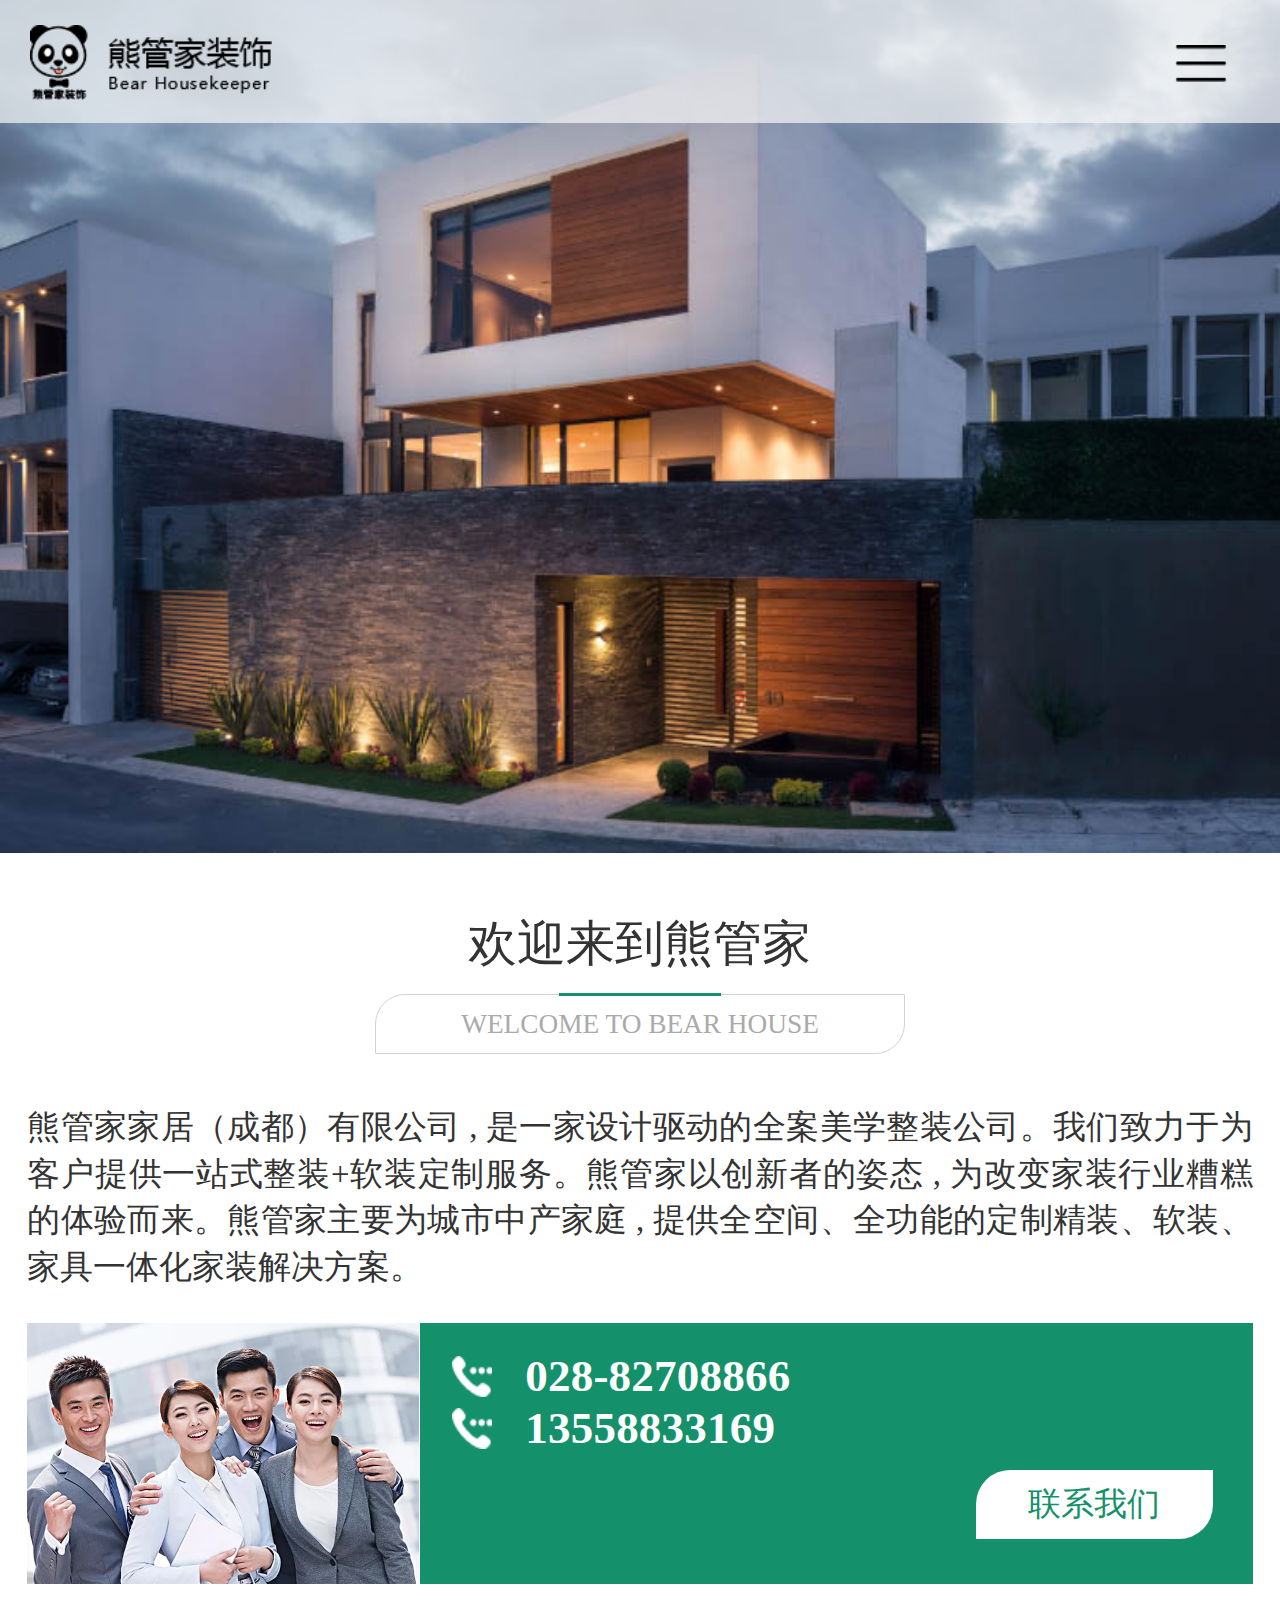
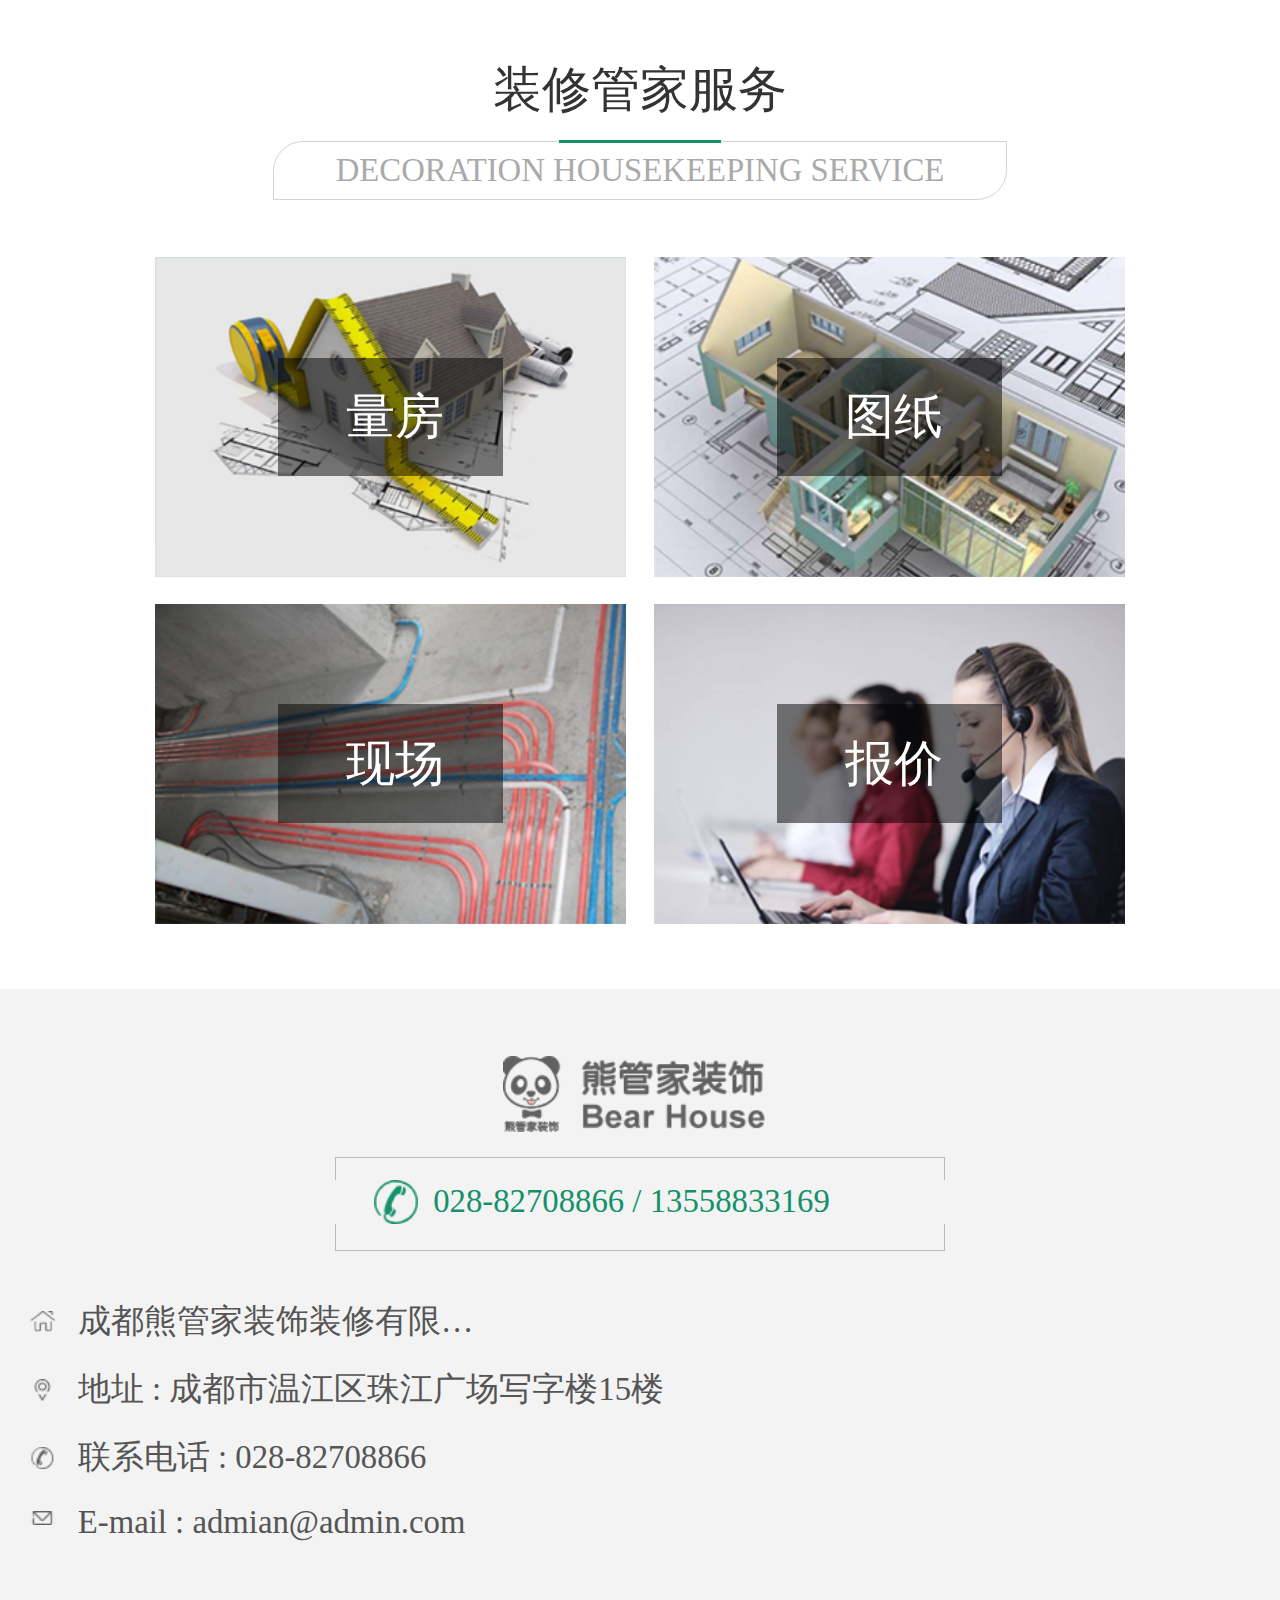
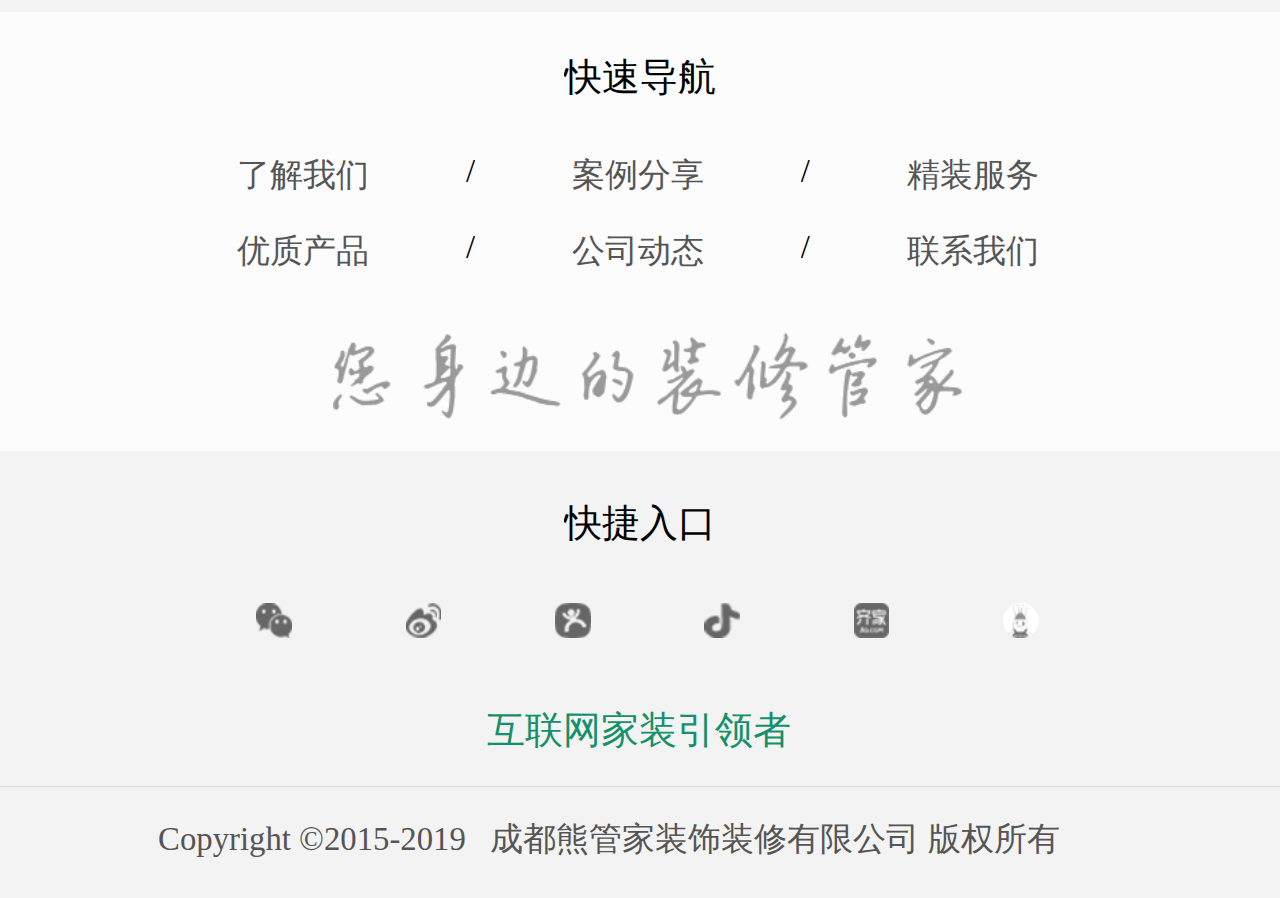
<file: index.html>
<!DOCTYPE html>
<html lang="en">
<head>
    <meta charset="UTF-8">
    <meta http-equiv="X-UA-Compatible" content="IE=edge">
    <meta name="viewport" content="width=device-width, initial-scale=1.0">
    <link rel="stylesheet" href="./css/banner.css">
    <title>移动端熊管家首页</title>
    <!-- ============================================================ -->
    <link rel="stylesheet" href="./css/footer.css">
    <link rel="stylesheet" href="./css/index.css">
    <link rel="stylesheet" href="./css/media.css">
</head>
<body>
    <!-- ============================================================ -->
    <nav>
        <div class="nav-logo">
            <img class="nav-logo-pic" src="./img/nav-logo.png" alt="" onclick="window.location='./index.html'">
        </div>
        <div class="menu">
            <img class="menu-logo" src="./img/menu.png" alt="">
            <!-- ============================================================ -->
            <div class="menu-bg">
                <!-- ============================================================ -->
                <div class="close">
                    <img class="menu-close" src="./img/close.png" alt="">
                </div>
                <!-- ============================================================ -->
                <div class="menu-ul">
                    <!-- ============================================================ -->
                    <div class="menu-li chose-li">
                        <div class="overflow"><a href="./index.html">首页</a></div>
                    </div>
                    <!-- ============================================================ -->
                    <div class="menu-li">
                        <div class="overflow"><a href="./html/aboutus.html">了解我们</a></div>
                    </div>
                    <!-- ============================================================ -->
                    <div class="menu-li">
                        <div class="overflow"><a href="./html/case.html">案例分享</a></div>
                    </div>
                    <div class="menu-li">
                        <div class="overflow"><a href="javascrpt:;">精装服务</a></div>
                    </div>
                    <!-- ============================================================ -->
                    <div class="menu-li">
                        <div class="overflow"><a href="javascrpt:;">优质产品</a></div>
                    </div>
                    <div class="menu-li">
                        <div class="overflow"><a href="./html/news.html">公司动态</a></div>
                    </div>
                    <!-- ============================================================ -->
                    <div class="menu-li">
                        <div class="overflow"><a href="./html/contactus.html">找我们聊聊</a></div>
                    </div>
                </div>
            </div>
            <!-- ============================================================ -->
        </div>
    </nav>
    <div class="banner">
        <img class="banner-pic" src="./img/index-banner.jpg" alt="">
    </div>
    <!-- ============================================================ -->
    <!-- nav-end -->
    <main>
        <!-- 主体容器 -->
        <div class="main-content">
            <!-- 标题 -->
            <div class="main-content-top">
                <div class="main-content-top-title">欢迎来到熊管家</div>
                <div class="main-content-top-subtitle">
                    <div class="mcts-text">WELCOME TO BEAR HOUSE</div>
                    <div class="mcts-greenline"></div>
                </div>
            </div>
            <!-- 公司简介 -->
            <div class="main-content-index-dic">
                熊管家家居（成都）有限公司 , 是一家设计驱动的全案美学整装公司。我们致力于为客户提供一站式整装+软装定制服务。熊管家以创新者的姿态 , 为改变家装行业糟糕的体验而来。熊管家主要为城市中产家庭 , 提供全空间、全功能的定制精装、软装、家具一体化家装解决方案。
            </div>
            <!-- 联系我们 -->
            <div class="main-conten-index-contactus">
                <!-- 图片 -->
                <div class="mcic-img">
                    <img src="./img/index-contackus.png" alt="">
                </div>
                <!-- 右侧方式 -->
                <div class="mcic-tel">
                    <!-- 电话 -->
                    <div class="mci-tel-num">
                        <img src="./img/index-tel.png" alt="">
                        <span>028-82708866</span> 
                    </div>
                    <!-- 电话 -->
                    <div class="mci-tel-num">
                        <img src="./img/index-tel.png" alt="">
                        <span>13558833169</span>
                    </div>
                    <!-- 按钮 -->
                    <div class="mci-tel-btn">
                        <a href="./html/contactus.html" class="mci-tel-btn-a"><span>联系我们</span></a>
                    </div>
                </div>
            </div>
            <!-- 标题 -->
            <div class="main-content-top main-content-top-margin">
                <div class="main-content-top-title">装修管家服务</div>
                <div class="main-content-top-subtitle mcts-width">
                    <div class="mcts-text mcts-text-width">DECORATION HOUSEKEEPING SERVICE</div>
                    <div class="mcts-greenline"></div>
                </div>
            </div>
            <!-- 图片部分 -->
            <div class="main-content-bottom-img">
                <!-- 图片容器 -->
                <div class="mcbi-content">
                    <!-- 上半部分 -->
                    <div class="mcbi-content-top">
                        <!-- 左侧 -->
                        <div class="mcbict-left">
                            <div class="mcbict-left-text">量房</div>
                        </div>
                        <div class="mcbict-right">
                            <div class="mcbict-left-text">图纸</div>
                        </div>
                    </div>
                </div>
            </div>
            <div class="main-content-bottom-img main-bottom-margin">
                <!-- 图片容器 -->
                <div class="mcbi-content">
                    <!-- 上半部分 -->
                    <div class="mcbi-content-top">
                        <!-- 左侧 -->
                        <div class="mcbict-left mcbict-bottom-img3">
                            <div class="mcbict-left-text">现场</div>
                        </div>
                        <div class="mcbict-right mcbict-bottom-img4">
                            <div class="mcbict-left-text">报价</div>
                        </div>
                    </div>
                </div>
            </div>
            <!-- ========================================== -->
        </div>
    </main>
    <!-- 主体结束 -->
    <footer>
        <!-- ========================================== -->
        <div class="footer-top">
            <div class="footer-logo">
                <img class="footer-logo-pic" src="./img/footer-logo.png" alt="" onclick="window.location='./index.html'">
            </div>
            <!-- ========================================== -->
            <!-- ========================================== -->
            <div class="footer-number">
                <div class="border-top"></div>
                <div class="footer-phone-number">
                    <div class="footer-phone-icon">
                        <img src="./img/phone-icon.png" alt="">
                    </div>
                    <div class="num overflow">028-82708866 / 13558833169</div>
                </div>
                <div class="border-bottom"></div>
            </div>
            <!-- ========================================== -->
            <!--  -->
            <div class="footer-adress">
                <ul class="footer-adress-ul">
                    <!-- ========================================== -->
                    <li class="footer-adress-li">
                        <div class="adress-icon1 adress-icon"></div>
                        <div class="adress-context adress-context1 overflow">成都熊管家装饰装修有限公司</div>
                    </li>
                    <!-- ========================================== -->
                    <li class="footer-adress-li">
                        <div class="adress-icon2 adress-icon"></div>
                        <div class="adress-context adress-context2 overflow">地址 : 成都市温江区珠江广场写字楼15楼</div>
                    </li>
                    <!-- ========================================== -->
                    <li class="footer-adress-li">
                        <div class="adress-icon3 adress-icon"></div>
                        <div class="adress-context adress-context3 overflow">联系电话 : 028-82708866</div>
                    </li>
                    <!-- ========================================== -->
                    <li class="footer-adress-li">
                        <div class="adress-icon4 adress-icon"></div>
                        <div class="adress-context adress-context4 overflow">E-mail : admian@admin.com</div>
                    </li>
                    <!-- ========================================== -->
                </ul>
            </div>
        </div>
        <!-- ========================================== -->
        <div class="quick-nav">
            <div class="quick-nav-title overflow">
                快速导航
            </div>
            <!-- ========================================== -->
            <div class="quick-nav-center">
                <div class="overflow"><a href="./html/aboutus.html">了解我们</a></div>
                <div class="overflow">/</div>
                <div class="overflow"><a href="./html/case.html">案例分享</a></div>
                <div class="overflow">/</div>
                <div class="overflow"><a href="javascrpt:;">精装服务</a></div>
            </div>
            <!-- ========================================== -->
            <div class="quick-nav-center" style="margin-top:0.23rem ;">
                <div class="overflow"><a href="javascrpt:;">优质产品</a></div>
                <div class="overflow">/</div>
                <div class="overflow"><a href="./html/news.html">公司动态</a></div>
                <div class="overflow">/</div>
                <div class="overflow"><a href="./html/contactus.html">联系我们</a></div>
            </div>
            <!-- ========================================== -->
            <div class="quick-logo">
                <img src="./img/您身边的装修管家.png" alt="">
            </div>
        </div>
        <!-- ========================================== -->
        <div class="quick-entry">
            <div class="quick-entry-title overflow">
                快捷入口
            </div>
            <!-- ========================================== -->
            <!-- ========================================== -->
            <div class="quick-entry-sprite">
                <div class="entry-icon entry-icon1"></div>
                <div class="entry-icon entry-icon2"></div>
                <div class="entry-icon entry-icon3"></div>
                <div class="entry-icon entry-icon4"></div>
                <div class="entry-icon entry-icon5"></div>
                <div class="entry-icon entry-icon6"></div>
            </div>
            <!-- ========================================== -->
            <div class="text-logo overflow">
                互联网家装引领者
            </div>
            <div class="copyright overflow">
                Copyright 	&#169;2015-2019&nbsp;&nbsp;&nbsp;成都熊管家装饰装修有限公司&nbsp;版权所有
            </div>
            <!-- ========================================== -->
        </div>
    </footer>
    <!-- ========================================== -->
</body>
</html>
</file>
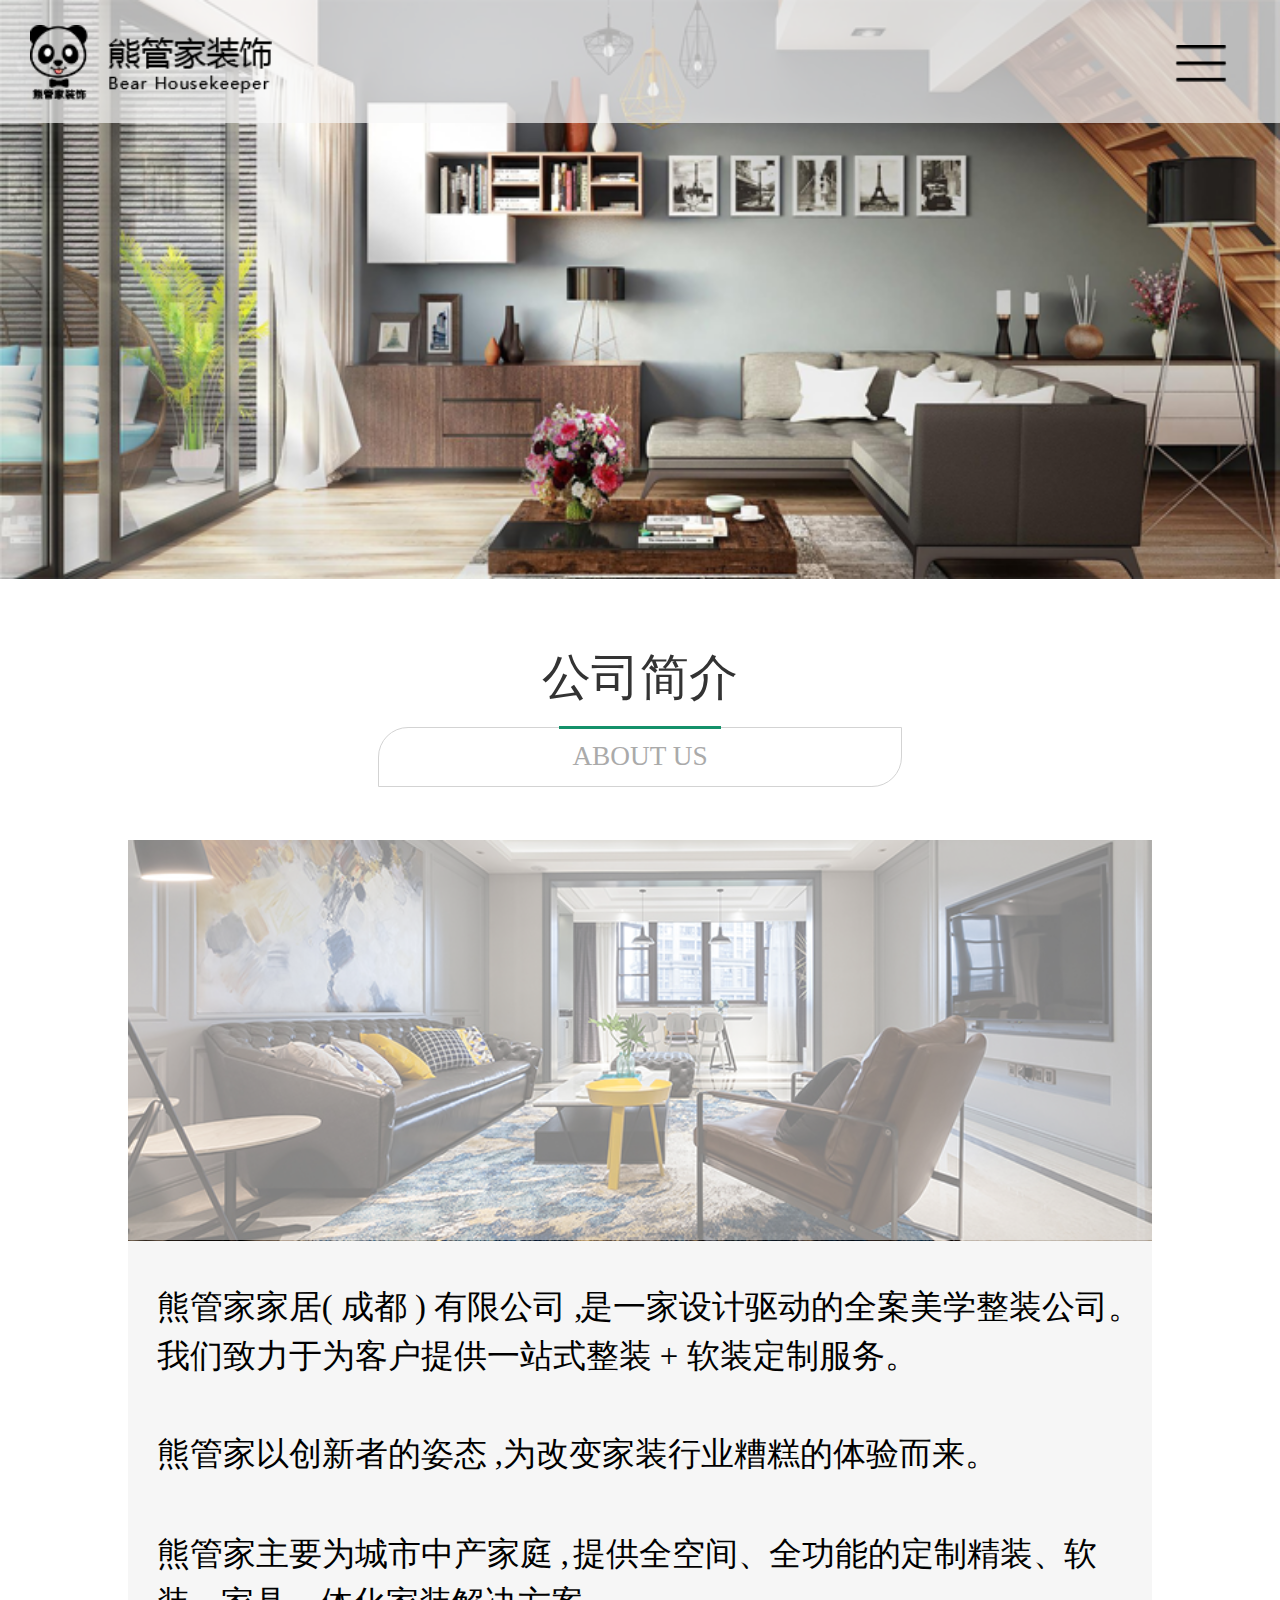
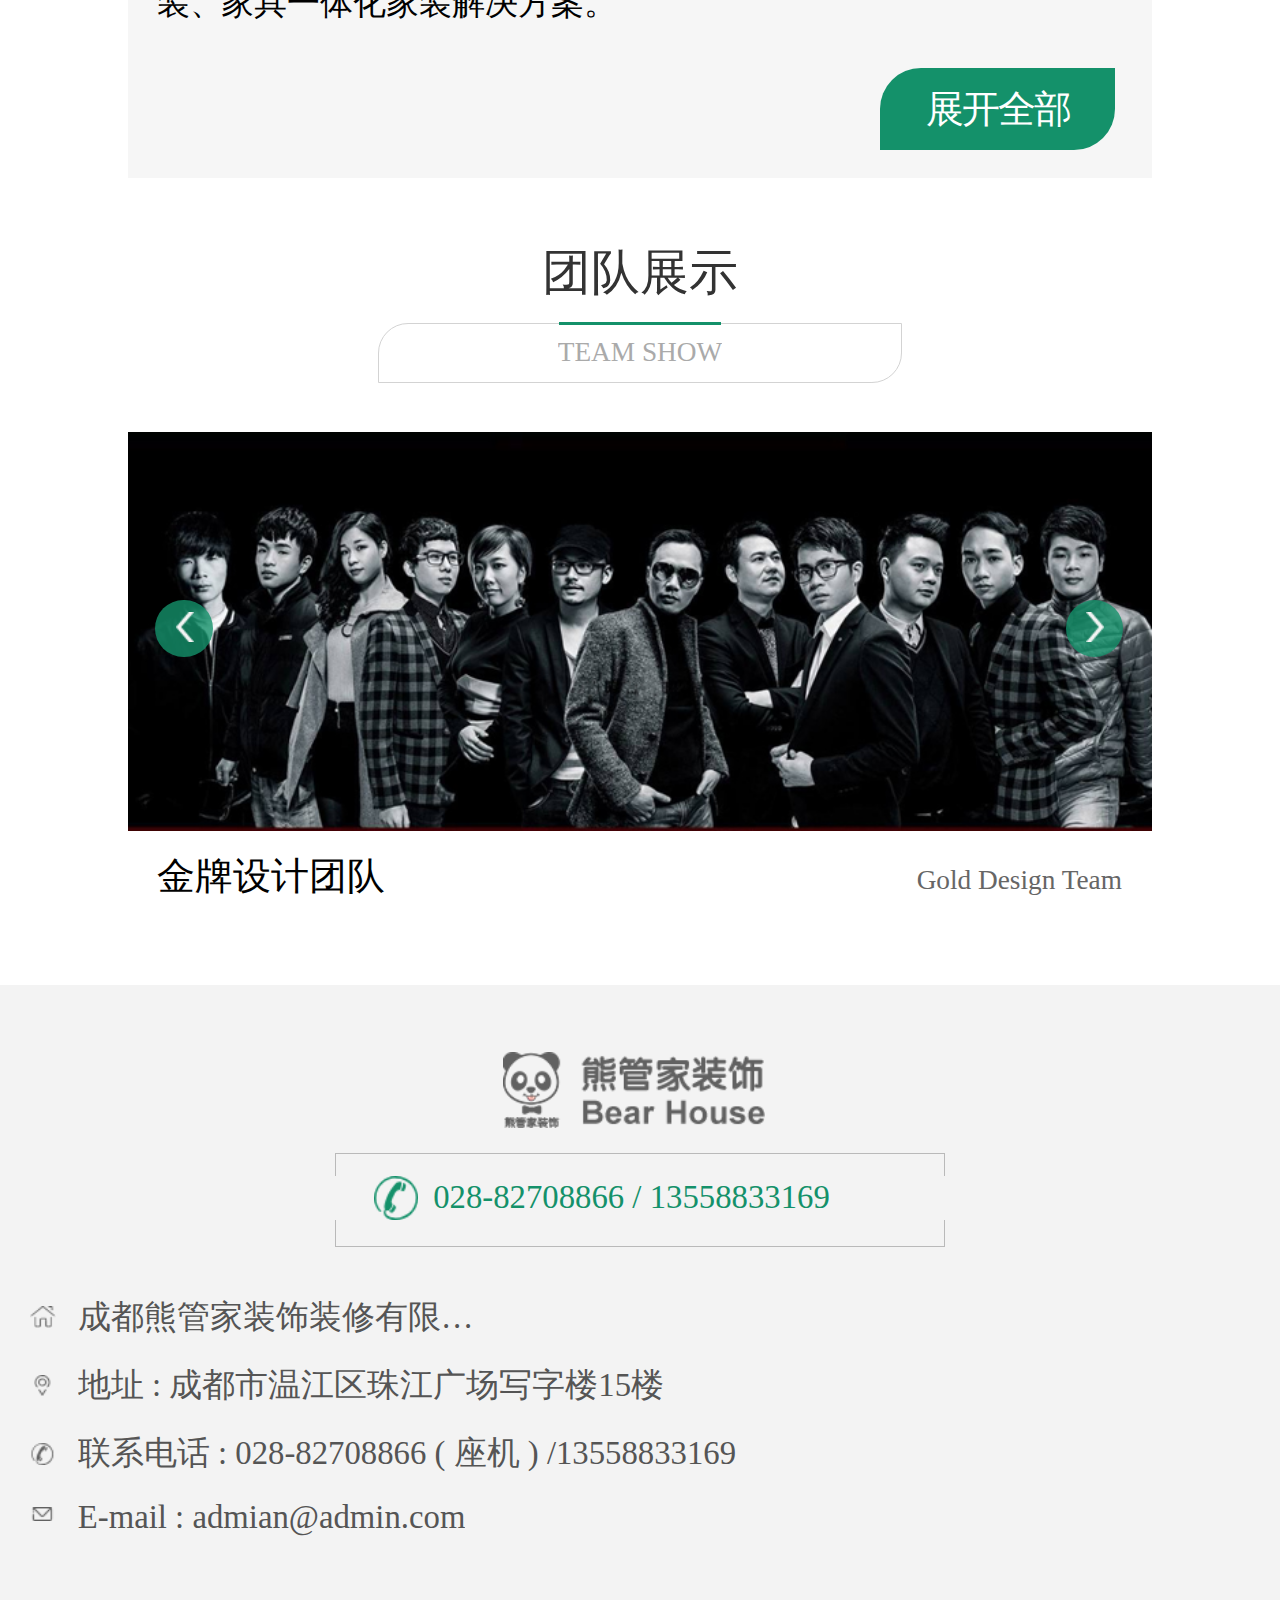
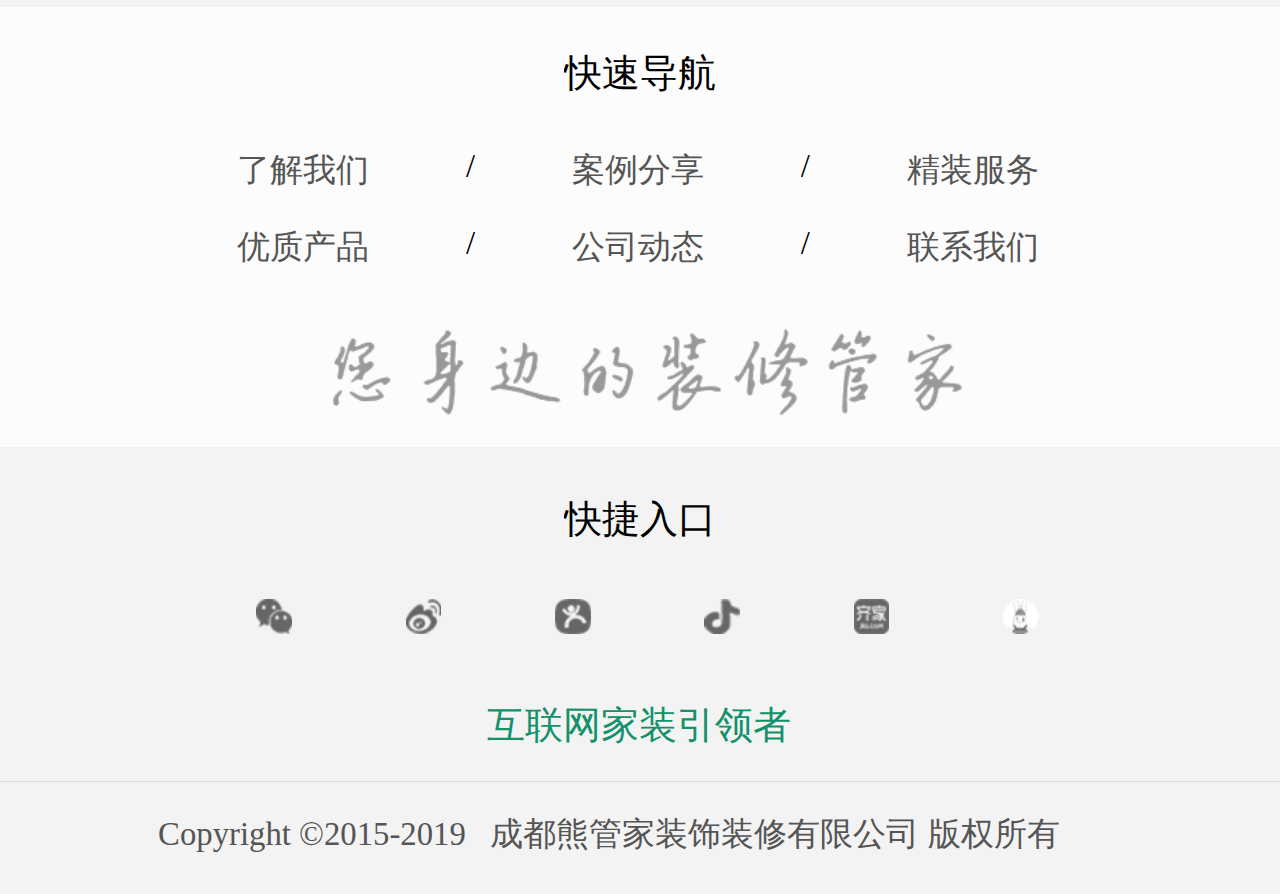
<file: html/aboutus.html>
<!DOCTYPE html>
<html lang="en">
<head>
    <meta charset="UTF-8">
    <meta http-equiv="X-UA-Compatible" content="IE=edge">
    <meta name="viewport" content="width=device-width, initial-scale=1.0">
    <title>关于我们</title>
    <!-- =====================Sariel不想写注释=========================== -->
    <link rel="stylesheet" href="../css/banner.css">
    <link rel="stylesheet" href="../css/aboutus.css">
    <link rel="stylesheet" href="../css/footer.css">
    <link rel="stylesheet" href="../css/media.css">
</head>
<body>
    <nav>
        <!-- =====================Sariel不想写注释=========================== -->
        <!-- =====================Sariel不想写注释=========================== -->
        <div class="nav-logo">
            <img class="nav-logo-pic" src="../img/nav-logo.png" alt="" onclick="window.location='../index.html'">
        </div>
        <div class="menu">
            <img class="menu-logo" src="../img/menu.png" alt="">
            <div class="menu-bg">
                <div class="close">
                    <img class="menu-close" src="../img/close.png" alt="">
                </div>
                <!-- =====================Sariel不想写注释=========================== -->
                <div class="menu-ul">
                    <div class="menu-li">
                        <div class="overflow"><a href="../index.html">首页</a></div>
                    </div>
                    <div class="menu-li  chose-li">
                        <div class="overflow"><a href="../html/aboutus.html">了解我们</a></div>
                    </div>
                    <!-- =====================Sariel不想写注释=========================== -->
                    <div class="menu-li">
                        <div class="overflow"><a href="../html/case.html">案例分享</a></div>
                    </div>
                    <div class="menu-li">
                        <div class="overflow"><a href="javascript:;">精装服务</a></div>
                    </div>
                    <!-- =====================Sariel不想写注释=========================== -->
                    <div class="menu-li">
                        <div class="overflow"><a href="javascript:;">优质产品</a></div>
                    </div>
                    <div class="menu-li">
                        <div class="overflow"><a href="../html/news.html">公司动态</a></div>
                    </div>
                    <!-- =====================Sariel不想写注释=========================== -->
                    <div class="menu-li">
                        <div class="overflow"><a href="../html/contactus.html">找我们聊聊</a></div>
                    </div>
                </div>
                <!-- =====================Sariel不想写注释=========================== -->
            </div>
        </div>
    </nav>
    <!-- nav-end -->
    <div class="banner">
        <img class="banner-pic" src="../img/aboutusbanner.png" alt="">
    </div>
    <!-- =====================Sariel不想写注释=========================== -->
    <main>
        <!-- 整体容器 -->
        <div class="container">
            <div class="container-up">
                <!-- b标题 -->
                <div>公司简介</div>
                <!-- 副标题 -->
                <div><p>ABOUT US</p>
                    <div class="container-up-border"></div>
                </div>
                <!-- 图片 -->
                <div><img src="../img/about-up.jpg" alt="">
                    <div class="shade"></div>
                </div>
                <!-- 文字 -->
                <div>
                    <div>
                        <p class="container-not">熊管家家居( 成都 ) 有限公司 <span>,</span>是一家设计驱动的全案美学整装公司。我们致力于为客户提供一站式整装 + 软装定制服务。</p>
                        <p style="margin-top: 0.36rem;">熊管家以创新者的姿态 ,为改变家装行业糟糕的体验而来。</p>
                        <p class="container-not-p3">熊管家主要为城市中产家庭 <span>, </span>提供全空间<span>、</span>全功能的定制精装<span>、</span>软装<span>、</span>家具一体化家装解决方案。</p>
                    </div>
                    <div><button><span class="container-btn-text">展开全部</span></button></div>
                </div>
            </div>
            <!-- 下面 -->
            <div class="container-up container-down">
                <!-- 标题 -->
                <div>团队展示</div>
                <!-- 副标题 -->
                <div><p>TEAM SHOW</p>
                    <div class="container-up-border"></div>
                </div>
                <div class="aboutus-bottom">
                    <!-- 轮播图 -->
                    <div class="container-carousel">
                        <img src="../img/about-down.jpg" alt="">
                        <div><img src="../img/left.png" alt=""></div>
                        <div><img src="../img/right.png" alt=""></div>
                    </div>
                    <!-- 下面文字 -->
                    <div class="container-text">
                        <div>金牌设计团队</div>
                        <div>Gold Design Team</div>
                    </div>
                </div>
            </div>
        </div>
    </main>
    <!-- 主体结束!!!!!! -->
    <footer>
        <!-- =====================Sariel不想写注释=========================== -->
        <div class="footer-top">
            <div class="footer-logo">
                <img class="footer-logo-pic" src="../img/footer-logo.png" alt="" onclick="window.location='../index.html'">
            </div>
            <!-- =====================Sariel不想写注释=========================== -->
            <div class="footer-number">
                <div class="border-top"></div>
                <div class="footer-phone-number">
                    <div class="footer-phone-icon">
                        <img src="../img/phone-icon.png" alt="">
                    </div>
                    <div class="num overflow">028-82708866 / 13558833169</div>
                </div>
                <!-- =====================Sariel不想写注释=========================== -->
                <div class="border-bottom"></div>
            </div>
            <!--  -->
            <div class="footer-adress">
                <ul class="footer-adress-ul">
                    <!-- =====================Sariel不想写注释=========================== -->
                    <!-- =====================Sariel不想写注释=========================== -->
                    <li class="footer-adress-li">
                        <div class="adress-icon1 adress-icon"></div>
                        <div class="adress-context adress-context1 overflow">成都熊管家装饰装修有限公司</div>
                    </li>
                    <li class="footer-adress-li">
                        <div class="adress-icon2 adress-icon"></div>
                        <div class="adress-context adress-context2 overflow">地址 : 成都市温江区珠江广场写字楼15楼</div>
                    </li>
                    <!-- =====================Sariel不想写注释=========================== -->
                    <li class="footer-adress-li">
                        <div class="adress-icon3 adress-icon"></div>
                        <div class="adress-context adress-context3 overflow">联系电话 : 028-82708866 ( 座机 ) /13558833169</div>
                    </li>
                    <li class="footer-adress-li">
                        <div class="adress-icon4 adress-icon"></div>
                        <div class="adress-context adress-context4 overflow">E-mail : admian@admin.com</div>
                    </li>
                    <!-- =====================Sariel不想写注释=========================== -->
                </ul>
            </div>
        </div>
        <!-- =====================Sariel不想写注释=========================== -->
        <div class="quick-nav">
            <div class="quick-nav-title overflow">
                快速导航
            </div>
            <!-- =====================Sariel不想写注释=========================== -->
            <div class="quick-nav-center">
                <div class="overflow"><a href="../html/aboutus.html">了解我们</a></div>
                <div class="overflow">/</div>
                <div class="overflow"><a href="../html/case.html">案例分享</a></div>
                <div class="overflow">/</div>
                <div class="overflow"><a href="javascript:;">精装服务</a></div>
            </div>
            <!-- =====================Sariel不想写注释=========================== -->
            <div class="quick-nav-center" style="margin-top:0.23rem ;">
                <div class="overflow"><a href="javascript:;">优质产品</a></div>
                <div class="overflow">/</div>
                <div class="overflow"><a href="../html/news.html">公司动态</a></div>
                <div class="overflow">/</div>
                <div class="overflow"><a href="../html/contactus.html">联系我们</a></div>
            </div>
            <!-- =====================Sariel不想写注释=========================== -->
            <div class="quick-logo">
                <img src="../img/您身边的装修管家.png" alt="">
            </div>
        </div>
        <!-- =====================Sariel不想写注释=========================== -->
        <div class="quick-entry">
            <div class="quick-entry-title overflow">
                快捷入口
            </div>
            <!-- =====================Sariel不想写注释=========================== -->
            <div class="quick-entry-sprite">
                <div class="entry-icon entry-icon1"></div>
                <div class="entry-icon entry-icon2"></div>
                <div class="entry-icon entry-icon3"></div>
                <div class="entry-icon entry-icon4"></div>
                <div class="entry-icon entry-icon5"></div>
                <div class="entry-icon entry-icon6"></div>
            </div>
            <!-- =====================Sariel不想写注释=========================== -->
            <div class="text-logo overflow">
                互联网家装引领者
            </div>
            <div class="copyright overflow">
                Copyright 	&#169;2015-2019&nbsp;&nbsp;&nbsp;成都熊管家装饰装修有限公司&nbsp;版权所有
            </div>
        </div>
        <!-- =====================Sariel不想写注释=========================== -->
    </footer>
</body>
</html>
</file>
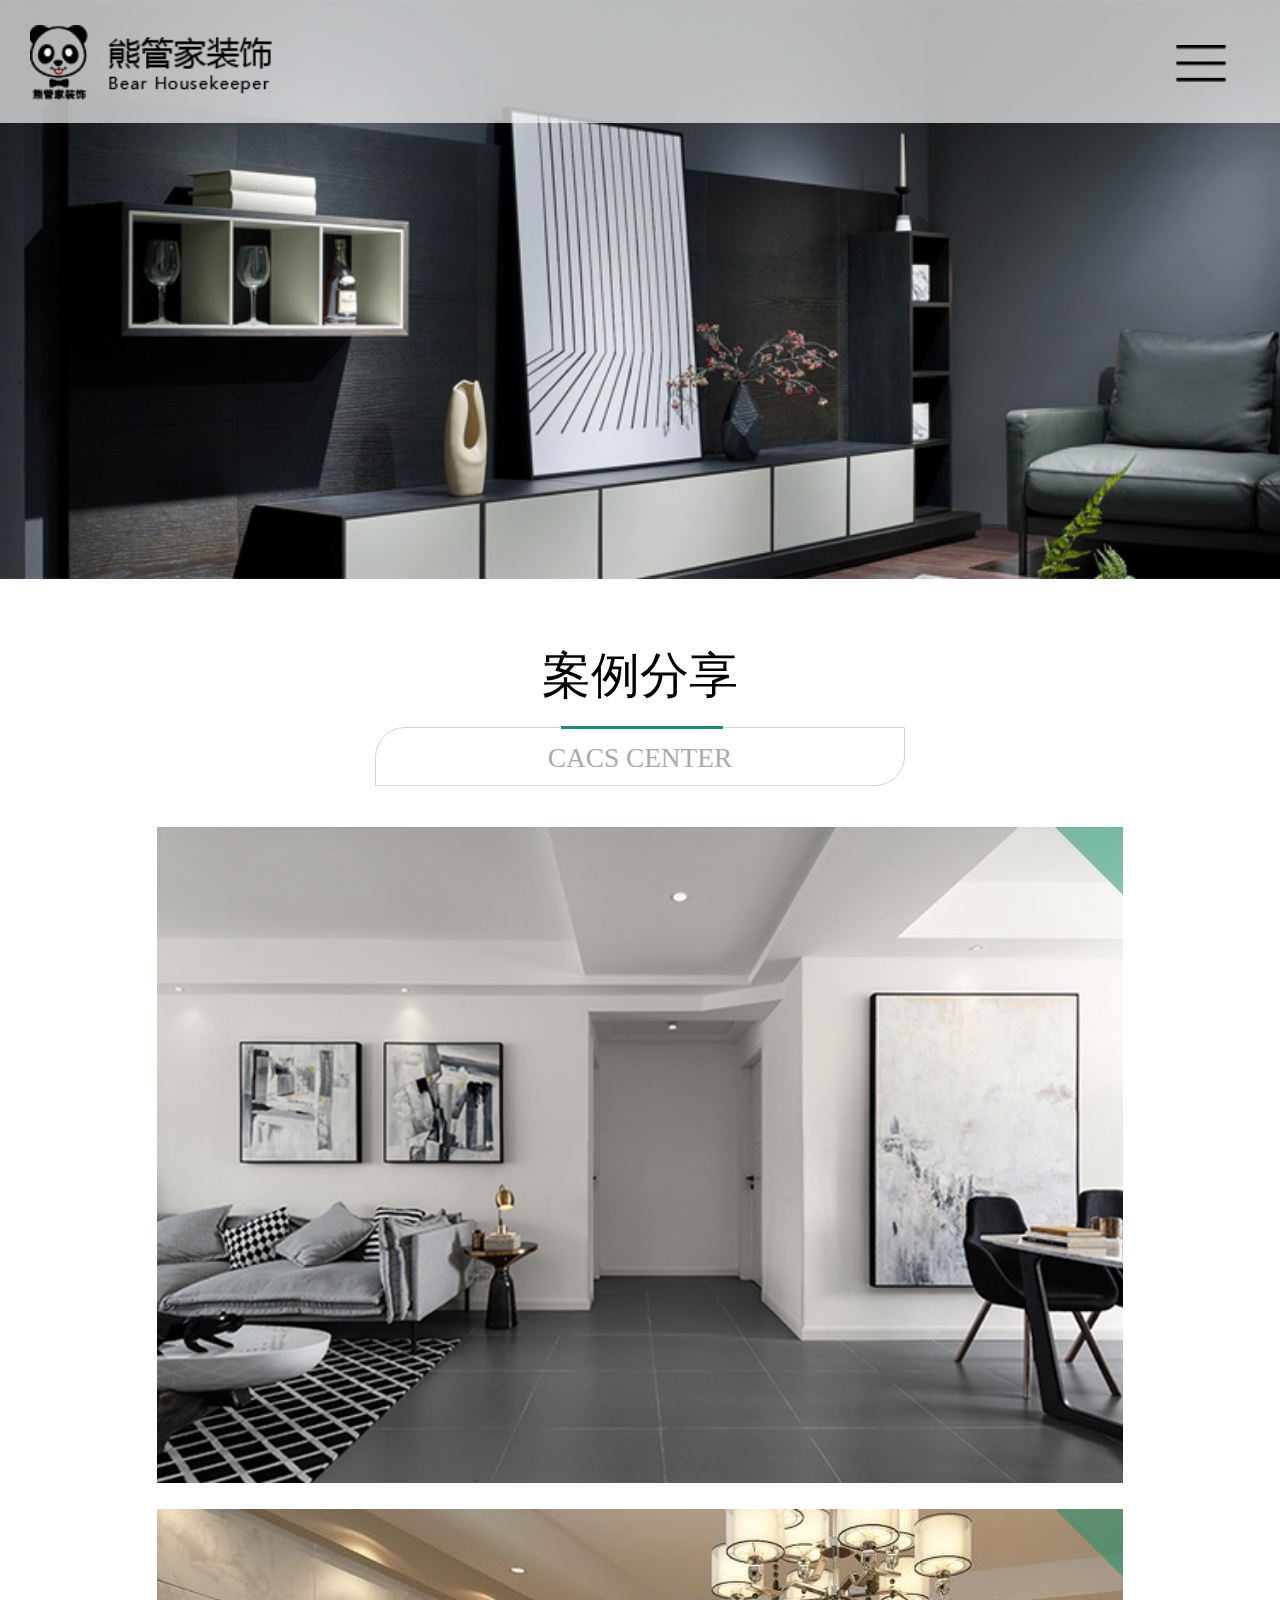
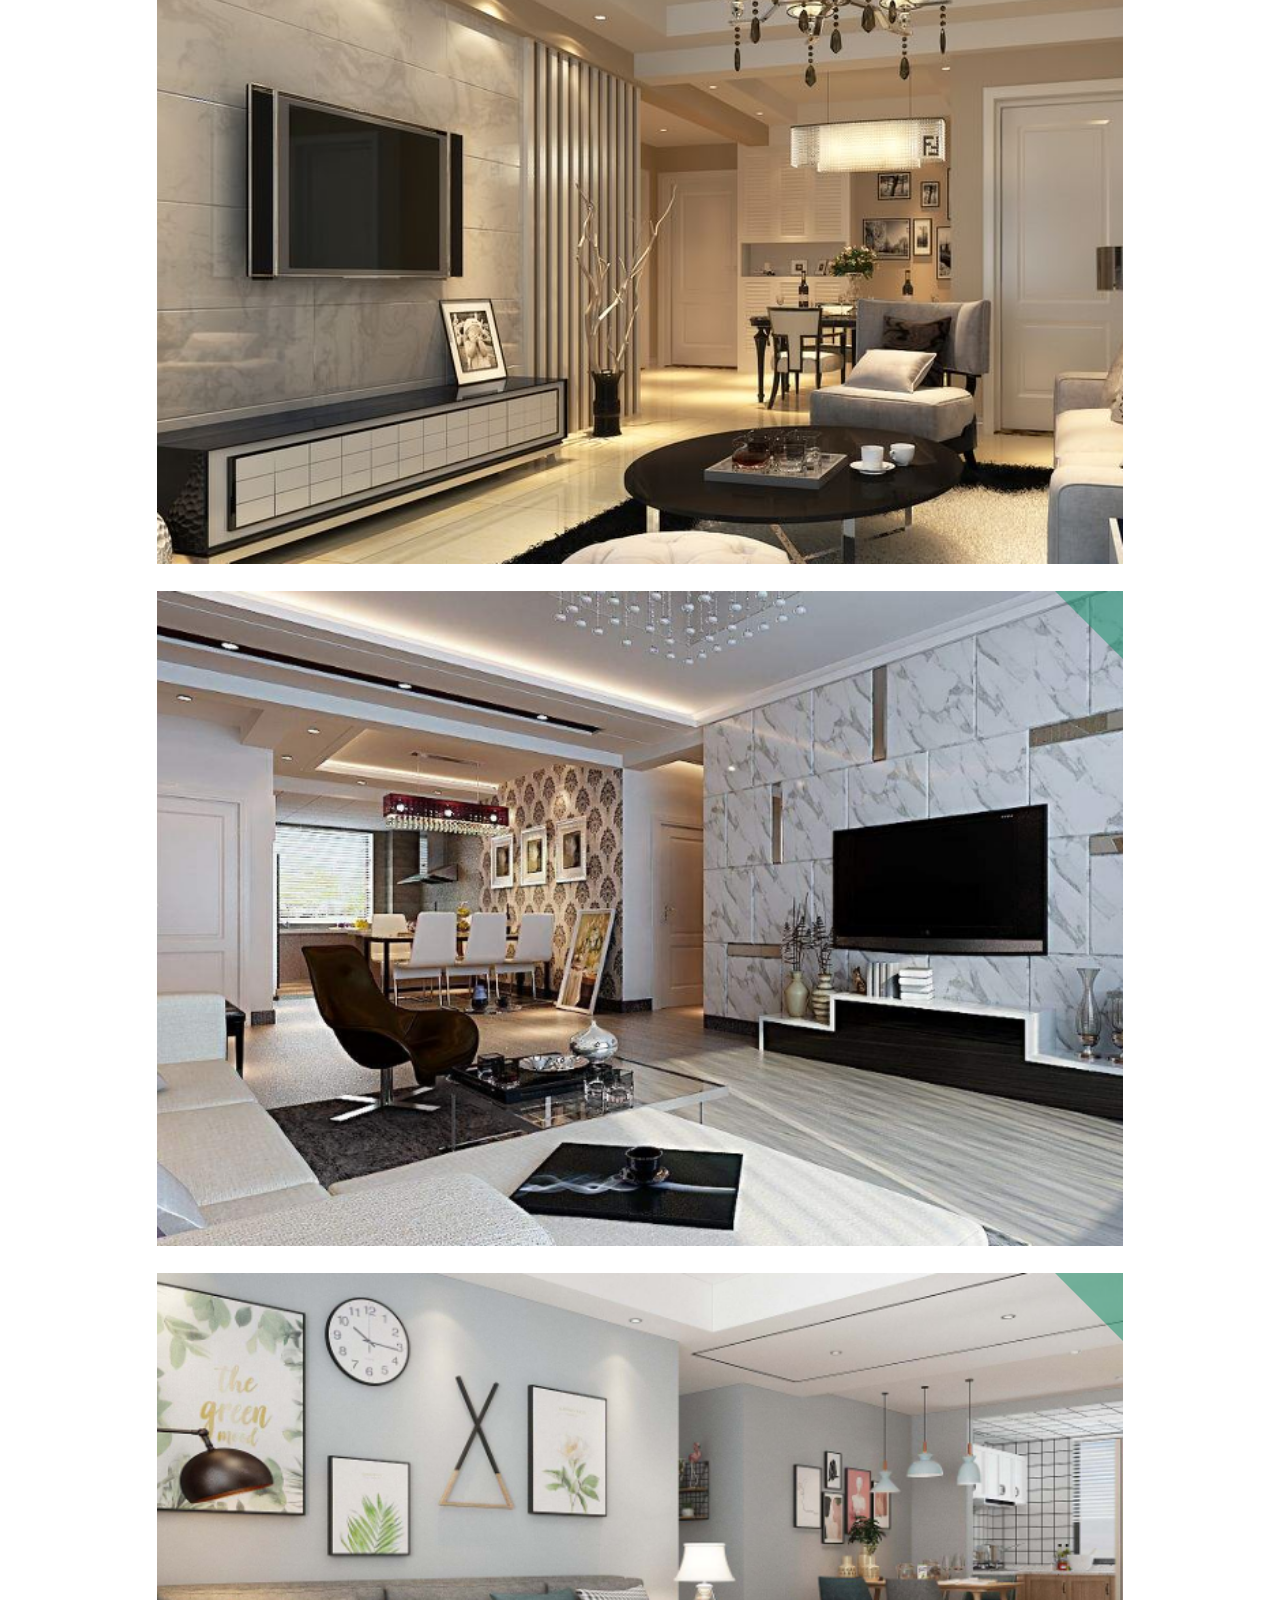
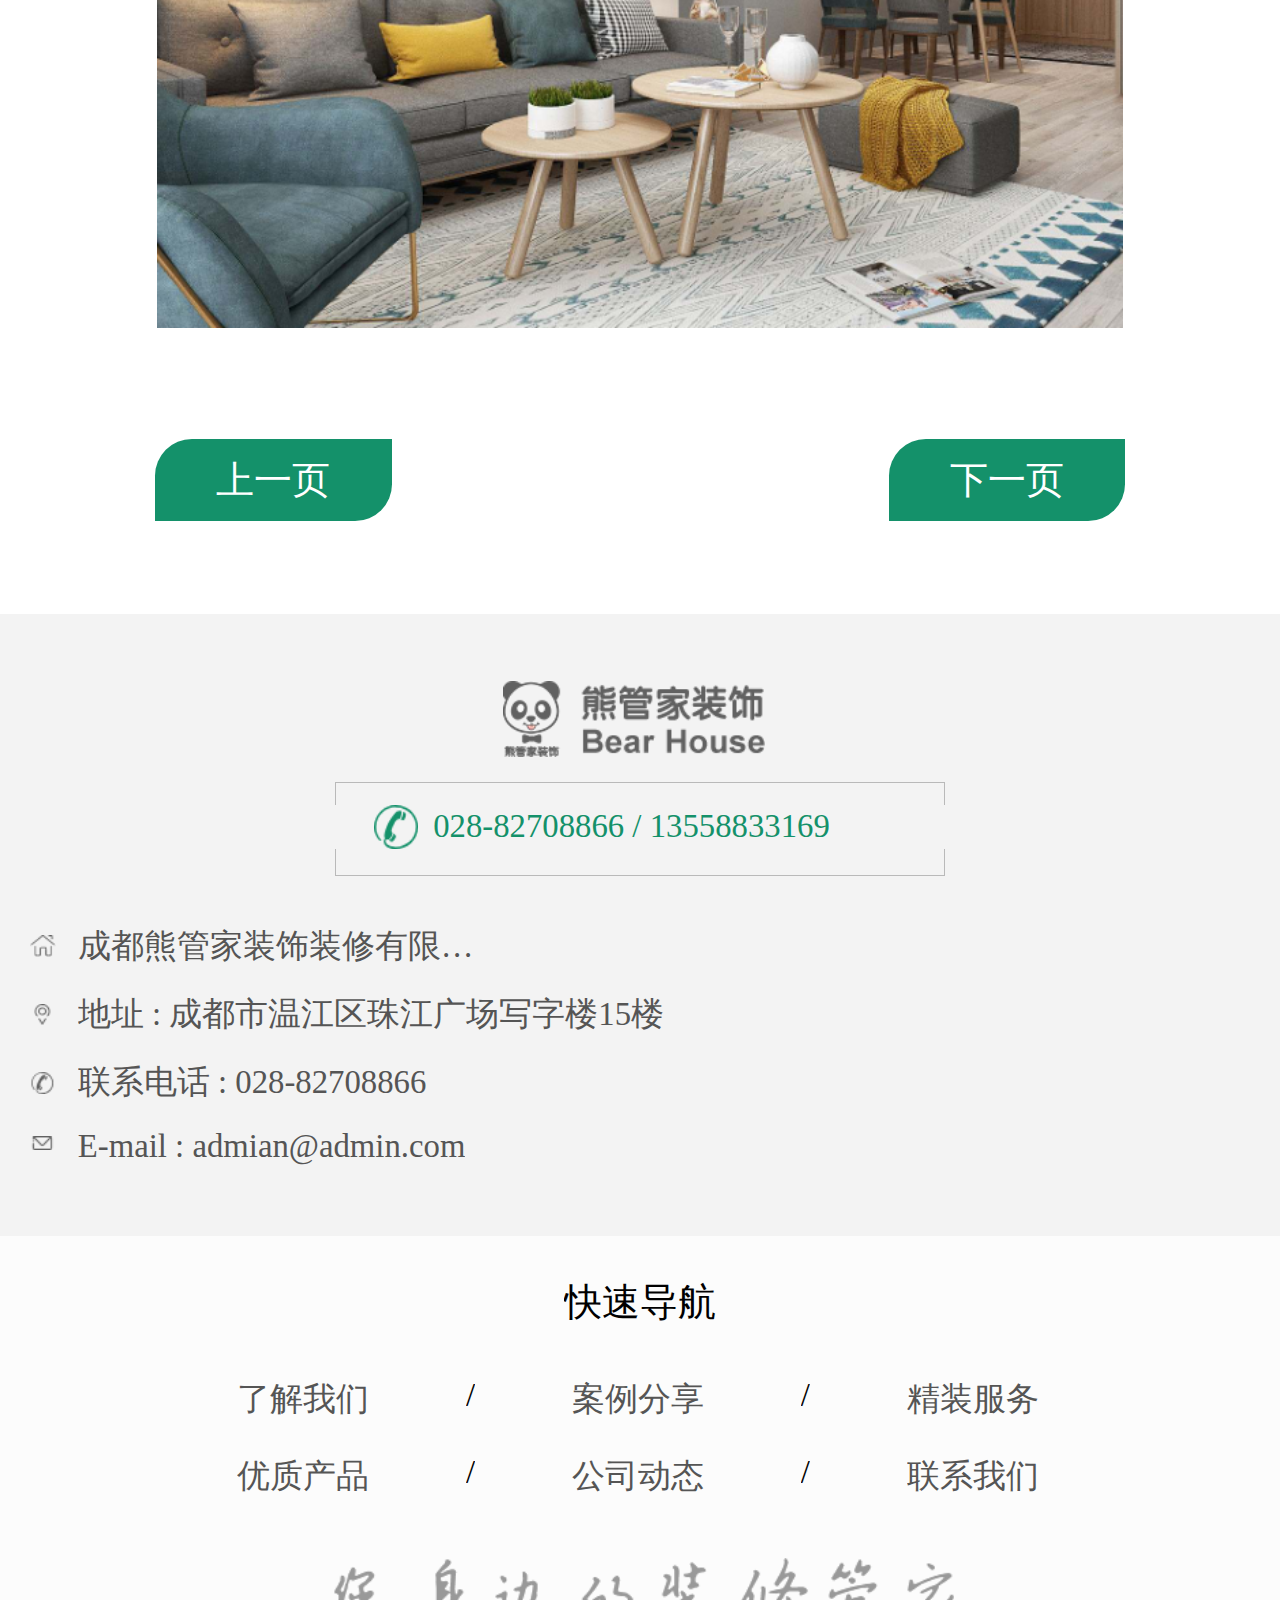
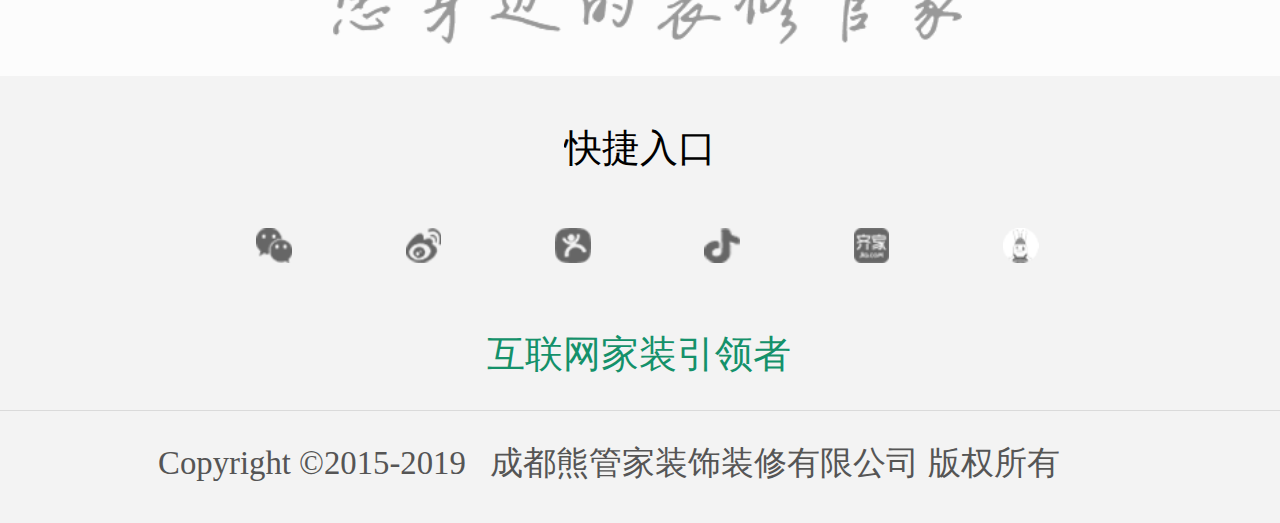
<file: html/case.html>
<!DOCTYPE html>
<html lang="en">
<head>
    <meta charset="UTF-8">
    <meta http-equiv="X-UA-Compatible" content="IE=edge">
    <meta name="viewport" content="width=device-width, initial-scale=1.0">
    <title>案例分享</title>
    <!-- =====================Sariel不想写注释=========================== -->
    <link rel="stylesheet" href="../css/banner.css">
    <link rel="stylesheet" href="../css/case.css">
    <link rel="stylesheet" href="../css/footer.css">
    <link rel="stylesheet" href="../css/media.css">
</head>
<body>
    <nav>
        <!-- =====================Sariel不想写注释=========================== -->
        <div class="nav-logo">
            <img class="nav-logo-pic" src="../img/nav-logo.png" alt="" onclick="window.location='../index.html'">
        </div>
        <!-- =====================Sariel不想写注释=========================== -->
        <div class="menu">
            <img class="menu-logo" src="../img/menu.png" alt="">
            <div class="menu-bg">
                <div class="close">
                    <img class="menu-close" src="../img/close.png" alt="">
                </div>
                <!-- =====================Sariel不想写注释=========================== -->
                <div class="menu-ul">
                    <div class="menu-li">
                        <div class="overflow"><a href="../index.html">首页</a></div>
                    </div>
                    <div class="menu-li">
                        <div class="overflow"><a href="../html/aboutus.html">了解我们</a></div>
                    </div>
                    <!-- =====================Sariel不想写注释=========================== -->
                    <div class="menu-li chose-li">
                        <div class="overflow"><a href="../html/case.html">案例分享</a></div>
                    </div>
                    <div class="menu-li">
                        <div class="overflow"><a href="javascript:;">精装服务</a></div>
                    </div>
                    <!-- =====================Sariel不想写注释=========================== -->
                    <div class="menu-li">
                        <div class="overflow"><a href="javascript:;">优质产品</a></div>
                    </div>
                    <!-- =====================Sariel不想写注释=========================== -->
                    <div class="menu-li">
                        <div class="overflow"><a href="../html/news.html">公司动态</a></div>
                    </div>
                    <div class="menu-li">
                        <div class="overflow"><a href="../html/aboutus.html">找我们聊聊</a></div>
                    </div>
                    <!-- =====================Sariel不想写注释=========================== -->
                </div>
            </div>
        </div>
        <!-- =====================Sariel不想写注释=========================== -->
    </nav>
    <!-- nav-end -->
    <div class="banner">
        <img class="banner-pic" src="../img/news-details-banner.png" alt="">
    </div>
    <main>
        <!-- 案例分享版心 -->
        <div class="case">
            <!-- 标题 -->
            <div class="case-title">
            <p class="case-title-p">案例分享</p>
            <div class="case-title-bor">
                <div class="case-title-line"></div>
                <p>CACS CENTER</p> 
            </div> 
            </div>
            <!-- 案例分享图片 -->
            <div class="case-box">
                <div class="case-box-pic">
                    <div class="case-pic">
                        <img src="../img/caseShare-pic1.png" alt="">
                        <!-- 文字 -->
                        <div class="case-box-p">
                            论 · 美的存在
                        </div>
                    </div>
                    <div class="case-pic">
                        <img src="../img/caseShare-pic2.png" alt="">
                        <!-- 文字 -->
                        <div class="case-box-p">
                            论 · 美的存在
                        </div>
                    </div>
                    <div class="case-pic">
                        <img src="../img/caseShare-pic3.png" alt="">
                        <!-- 文字 -->
                        <div class="case-box-p">
                            论 · 美的存在
                        </div>
                    </div>
                    <div class="case-pic">
                        <img src="../img/caseShare-pic4.png" alt="">
                        <!-- 文字 -->
                        <div class="case-box-p">
                            论 · 美的存在
                        </div>
                    </div>
                </div>
                <!--翻页按钮 -->
                <div class="case-btn">
                    <button>上一页</button>
                    <button>下一页</button>
                </div>
            </div>
        </div>
    </main>
    <!-- 主体结束!!!!!! -->
    <footer>
        <!-- =====================Sariel不想写注释=========================== -->
        <div class="footer-top">
            <div class="footer-logo">
                <img class="footer-logo-pic" src="../img/footer-logo.png" alt="" onclick="window.location='../index.html'">
            </div>
            <!-- =====================Sariel不想写注释=========================== -->
            <div class="footer-number">
                <div class="border-top"></div>
                <div class="footer-phone-number">
                    <div class="footer-phone-icon">
                        <img src="../img/phone-icon.png" alt="">
                    </div>
                    <!-- =====================Sariel不想写注释=========================== -->
                    <div class="num overflow">028-82708866 / 13558833169</div>
                </div>
                <div class="border-bottom"></div>
            </div>
            <!--  -->
            <!-- =====================Sariel不想写注释=========================== -->
            <div class="footer-adress">
                <ul class="footer-adress-ul">
                    <li class="footer-adress-li">
                        <div class="adress-icon1 adress-icon"></div>
                        <div class="adress-context adress-context1 overflow">成都熊管家装饰装修有限公司</div>
                    </li>
                    <!-- =====================Sariel不想写注释=========================== -->
                    <li class="footer-adress-li">
                        <div class="adress-icon2 adress-icon"></div>
                        <div class="adress-context adress-context2 overflow">地址 : 成都市温江区珠江广场写字楼15楼</div>
                    </li>
                    <li class="footer-adress-li">
                        <div class="adress-icon3 adress-icon"></div>
                        <div class="adress-context adress-context3 overflow">联系电话 : 028-82708866</div>
                    </li>
                    <!-- =====================Sariel不想写注释=========================== -->
                    <li class="footer-adress-li">
                        <div class="adress-icon4 adress-icon"></div>
                        <div class="adress-context adress-context4 overflow">E-mail : admian@admin.com</div>
                    </li>
                </ul>
            </div>
            <!-- =====================Sariel不想写注释=========================== -->
        </div>
        <div class="quick-nav">
            <div class="quick-nav-title overflow">
                快速导航
            </div>
            <!-- =====================Sariel不想写注释=========================== -->
            <div class="quick-nav-center">
                <div class="overflow"><a href="../html/aboutus.html">了解我们</a></div>
                <div class="overflow">/</div>
                <div class="overflow"><a href="../html/case.html">案例分享</a></div>
                <div class="overflow">/</div>
                <div class="overflow"><a href="javascript:;">精装服务</a></div>
            </div>
            <!-- =====================Sariel不想写注释=========================== -->
            <div class="quick-nav-center" style="margin-top:0.23rem ;">
                <div class="overflow"><a href="javascript:;">优质产品</a></div>
                <div class="overflow">/</div>
                <div class="overflow"><a href="../html/news.html">公司动态</a></div>
                <div class="overflow">/</div>
                <div class="overflow"><a href="../html/contactus.html">联系我们</a></div>
            </div>
            <!-- =====================Sariel不想写注释=========================== -->
            <div class="quick-logo">
                <img src="../img/您身边的装修管家.png" alt="">
            </div>
        </div>
        <!-- =====================Sariel不想写注释=========================== -->
        <div class="quick-entry">
            <div class="quick-entry-title overflow">
                快捷入口
            </div>
            <!-- =====================Sariel不想写注释=========================== -->
            <!-- =====================Sariel不想写注释=========================== -->
            <div class="quick-entry-sprite">
                <div class="entry-icon entry-icon1"></div>
                <div class="entry-icon entry-icon2"></div>
                <div class="entry-icon entry-icon3"></div>
                <div class="entry-icon entry-icon4"></div>
                <div class="entry-icon entry-icon5"></div>
                <div class="entry-icon entry-icon6"></div>
            </div>
            <!-- =====================Sariel不想写注释=========================== -->
            <!-- =====================Sariel不想写注释=========================== -->
            <div class="text-logo overflow">
                互联网家装引领者
            </div>
            <div class="copyright overflow">
                Copyright 	&#169;2015-2019&nbsp;&nbsp;&nbsp;成都熊管家装饰装修有限公司&nbsp;版权所有
            </div>
            <!-- =====================Sariel不想写注释=========================== -->
        </div>
    </footer>
</body>
</html>
</file>
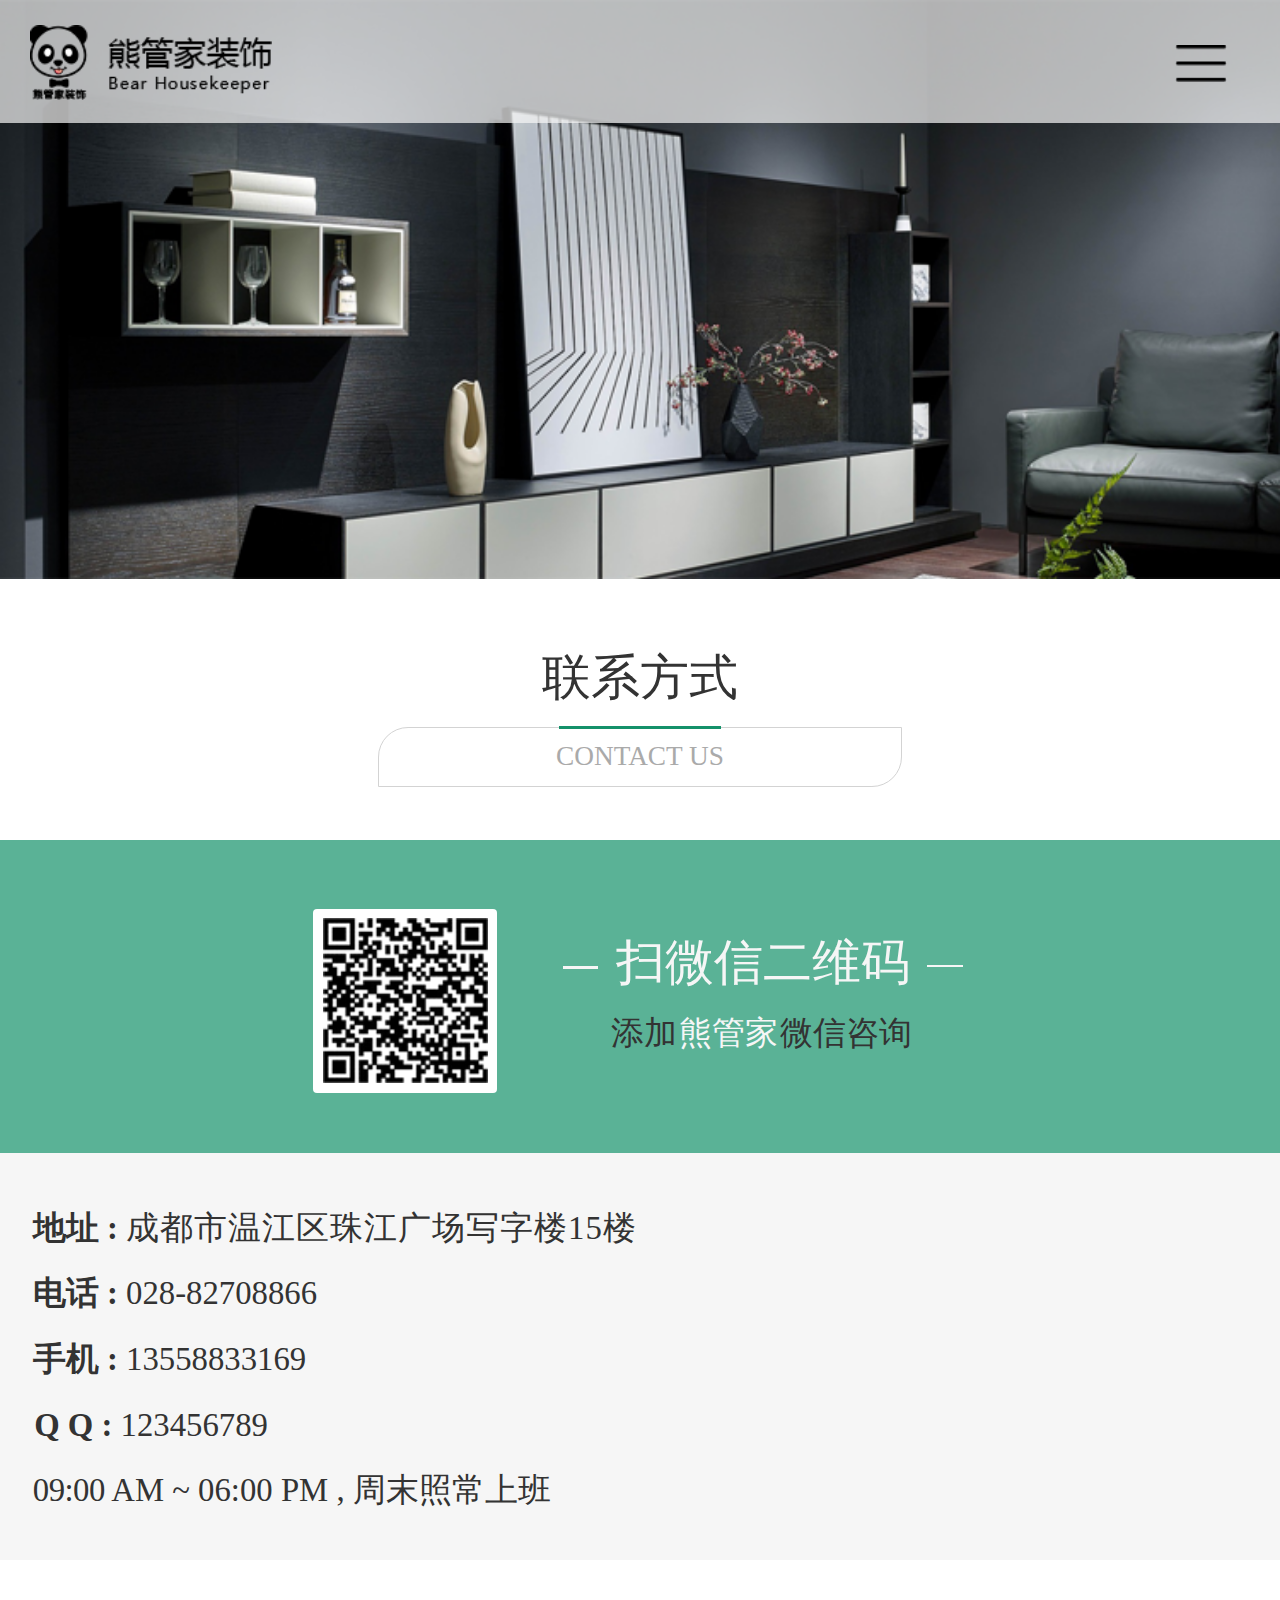
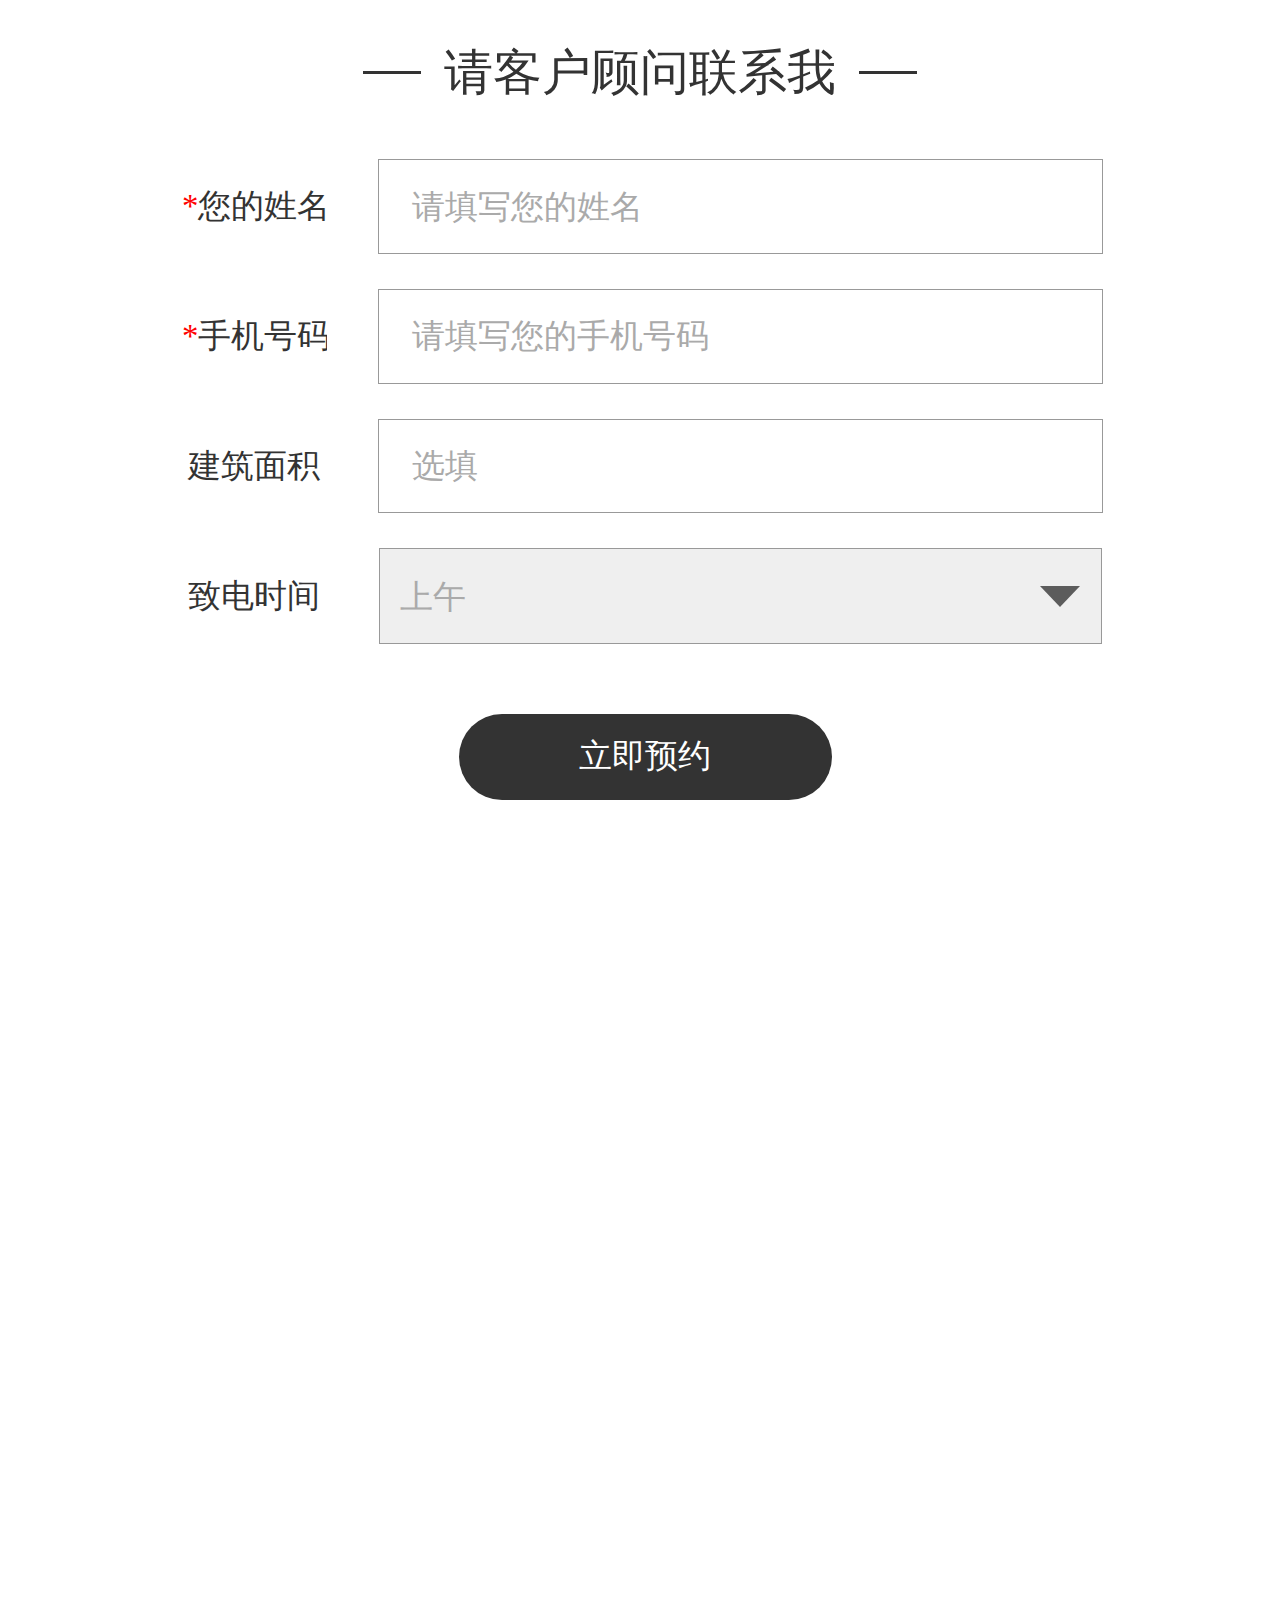
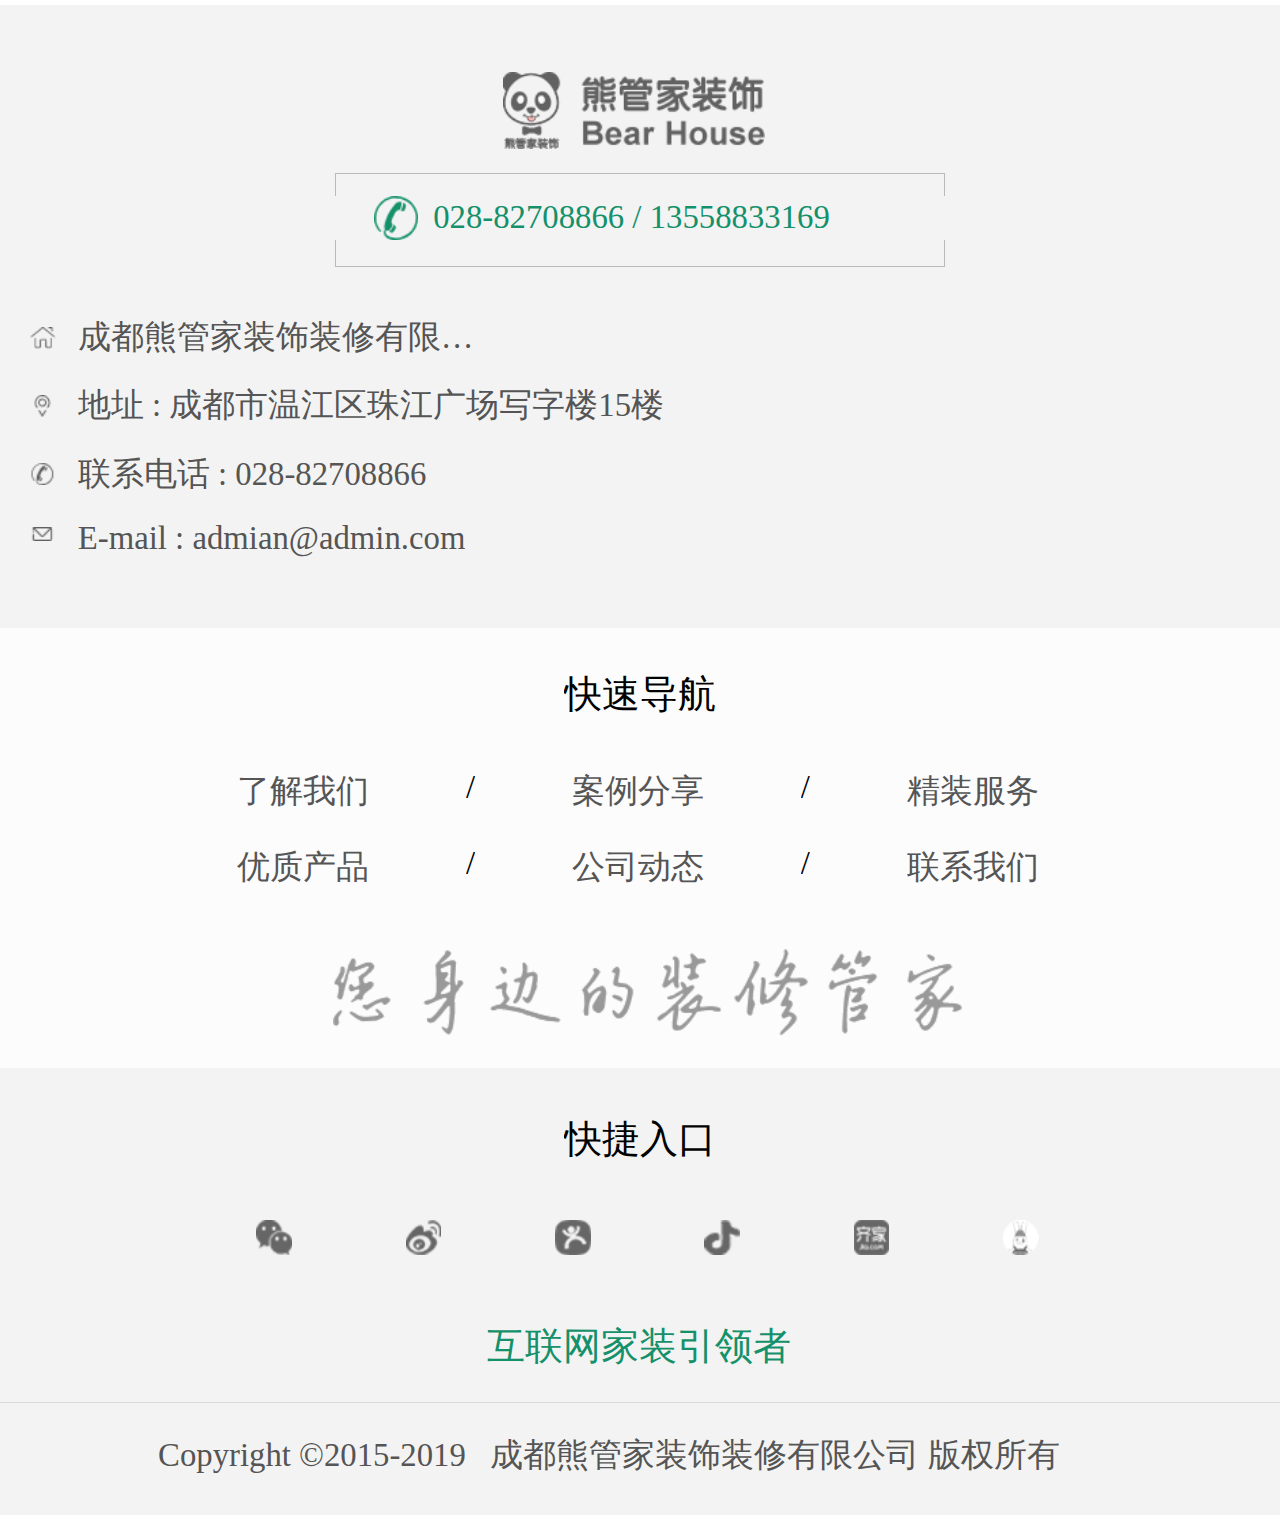
<file: html/contactus.html>
<!DOCTYPE html>
<html lang="en">
<head>
    <meta charset="UTF-8">
    <meta http-equiv="X-UA-Compatible" content="IE=edge">
    <meta name="viewport" content="width=device-width, initial-scale=1.0">
    <meta name="viewport" content="initial-scale=1.0, user-scalable=no, width=device-width">
    <title>联系我们</title>
    <!-- ====================yp不想写注释=========================== -->
    <link rel="stylesheet" href="../css/banner.css">
    <link rel="stylesheet" href="../css/contactus.css">
    <link rel="stylesheet" href="../css/footer.css">
    <link rel="stylesheet" href="../css/media.css">
</head>
<!-- ====================yp不想写注释=========================== -->
<!-- ====================yp不想写注释=========================== -->
<body>
    <nav>
        <!-- ====================yp不想写注释=========================== -->
        <div class="nav-logo">
            <img class="nav-logo-pic" src="../img/nav-logo.png" alt="" onclick="window.location='../index.html'">
        </div>
        <!-- ====================yp不想写注释=========================== -->
        <div class="menu">
            <img class="menu-logo" src="../img/menu.png" alt="">
            <div class="menu-bg">
                <div class="close">
                    <img class="menu-close" src="../img/close.png" alt="">
                </div>
                <!-- ====================yp不想写注释=========================== -->
                <div class="menu-ul">
                    <div class="menu-li">
                        <div class="overflow"><a href="../index.html">首页</a></div>
                    </div>
                    <div class="menu-li">
                        <div class="overflow"><a href="../html/aboutus.html">了解我们</a></div>
                    </div>
                    <!-- ====================yp不想写注释=========================== -->
                    <!-- ====================yp不想写注释=========================== -->
                    <div class="menu-li">
                        <div class="overflow"><a href="../html/case.html">案例分享</a></div>
                    </div>
                    <div class="menu-li">
                        <div class="overflow"><a href="javascript:;">精装服务</a></div>
                    </div>
                    <!-- ====================yp不想写注释=========================== -->
                    <!-- ====================yp不想写注释=========================== -->
                    <div class="menu-li">
                        <div class="overflow"><a href="javascript:;">优质产品</a></div>
                    </div>
                    <div class="menu-li">
                        <div class="overflow"><a href="../html/news.html">公司动态</a></div>
                    </div>
                    <div class="menu-li chose-li">
                        <div class="overflow"><a href="../html/contactus.html">找我们聊聊</a></div>
                    </div>
                    <!-- ====================yp不想写注释=========================== -->
                </div>
            </div>
        </div>
        <!-- ====================yp不想写注释=========================== -->
    </nav>
    <!-- nav-end -->
    <div class="banner">
        <img class="banner-pic" src="../img/news-details-banner.png" alt="">
    </div>
    <main>
        <!-- 最外面容器 -->
        <div class="container">
            <div class="container-up">
                <div><p>联系方式</p></div>
                <div><p>CONTACT US</p>
                    <div class="container-up-border"></div>
                </div>
                <!-- 二维码 -->
                <div>
                    <div><img src="../img/contact-code.png" alt=""></div>
                    <div>
                        <div><p>扫微信二维码</p></div>
                        <div></div>
                        <div></div>
                        <!-- =====================Xioa不想写注释=========================== -->
                        <div>
                            <p>
                                <div class="qr-add">添加</div>
                                <div class="qr-a"> 
                                    <a href="../index.html">熊管家</a>
                                </div>
                                <div class="qr-wechat">微信咨询</div>
                            </p>
                        </div>
                    </div>
                    <!-- =====================Xioa不想写注释=========================== -->
                </div>
                <!-- 联系方式 -->
                <div>
                    <div><b>地址 :</b> <span>成都市温江区珠江广场写字楼15楼</span></div>
                        <div><p class="call"><b>电话 :</b> 028-82708866</p></div>
                        <div><b>手机 :</b> 13558833169</div>
                        <div class="contactus-qq"><b>Q Q :</b> 123456789</div>
                        <div><span class="time">09:00</span> AM ~ 06:00 PM , 周末照常上班</div>
                    </div>
                <!-- 标题 -->
                <div>
                        <div></div>
                        <div><p>请客户顾问联系我</p></div>
                        <div></div>
                    </div>
                    <!-- 表单 -->
                    <form action="">
                        <table>
                        <!-- 文本框 -->
                        <tr>
                            <th><span>*</span>您的姓名</th>
                            <td><input type="text" placeholder="请填写您的姓名"></td>
                        </tr>
                        <!-- 文本框 -->
                        <tr>
                            <th><span>*</span>手机号码</th>
                            <td><input type="number" placeholder="请填写您的手机号码"></td>
                        </tr>
                        <!-- 文本框 -->
                        <tr>
                            <th>建筑面积</th>
                            <td><input type="text" placeholder="选填"></td>
                        </tr>
                        <!-- 下拉框 -->
                        <tr>
                            <th>致电时间</th>
                            <td class="container-triangle"><select class="select" name="" type="" placeholder="上午" class="form-select">
                                <option>上午</option>
                                <option>下午</option>
                                <option>晚上</option>
                                <option>凌晨</option>
                            </td>
                        </tr>
                        <!-- =====================Xioa不想写注释=========================== -->
                    </table>
                </form>
                <!-- 按钮 -->
                <button>立即预约</button>
                <!-- 地图 -->
                <div id="container"></div>
            </div>
        </div>
    </main>
    <!-- 主体结束!!!!!! -->
    <footer>
        <!-- =====================Sariel不想写注释=========================== -->
        <div class="footer-top">
            <div class="footer-logo">
                <img class="footer-logo-pic" src="../img/footer-logo.png" alt="" onclick="window.location='../index.html'">
            </div>
            <!-- =====================Sariel不想写注释=========================== -->
            <div class="footer-number">
                <div class="border-top"></div>
                <div class="footer-phone-number">
                    <div class="footer-phone-icon">
                        <img src="../img/phone-icon.png" alt="">
                    </div>
                    <!-- =====================Sariel不想写注释=========================== -->
                    <div class="num overflow">028-82708866 / 13558833169</div>
                </div>
                <div class="border-bottom"></div>
            </div>
            <!-- =====================Sariel不想写注释=========================== -->
            <!--  -->
            <div class="footer-adress">
                <ul class="footer-adress-ul">
                    <li class="footer-adress-li">
                        <div class="adress-icon1 adress-icon"></div>
                        <div class="adress-context adress-context1 overflow">成都熊管家装饰装修有限公司</div>
                    </li>
                    <!-- =====================Sariel不想写注释=========================== -->
                    <li class="footer-adress-li">
                        <div class="adress-icon2 adress-icon"></div>
                        <div class="adress-context adress-context2 overflow">地址 : 成都市温江区珠江广场写字楼15楼</div>
                    </li>
                    <li class="footer-adress-li">
                        <div class="adress-icon3 adress-icon"></div>
                        <div class="adress-context adress-context3 overflow">联系电话 : 028-82708866</div>
                    </li>
                    <!-- =====================Sariel不想写注释=========================== -->
                    <li class="footer-adress-li">
                        <div class="adress-icon4 adress-icon"></div>
                        <div class="adress-context adress-context4 overflow">E-mail : admian@admin.com</div>
                    </li>
                </ul>
            </div>
        </div>
        <!-- =====================Sariel不想写注释=========================== -->
        <div class="quick-nav">
            <div class="quick-nav-title overflow">
                快速导航
            </div>
            <!-- =====================Sariel不想写注释=========================== -->
            <div class="quick-nav-center">
                <div class="overflow"><a href="../html/aboutus.html">了解我们</a></div>
                <div class="overflow">/</div>
                <div class="overflow"><a href="../html/case.html">案例分享</a></div>
                <div class="overflow">/</div>
                <div class="overflow"><a href="javascript:;">精装服务</a></div>
            </div>
            <!-- =====================Sariel不想写注释=========================== -->
            <div class="quick-nav-center" style="margin-top:0.23rem ;">
                <div class="overflow"><a href="javascript:;">优质产品</a></div>
                <div class="overflow">/</div>
                <div class="overflow"><a href="../html/news.html">公司动态</a></div>
                <div class="overflow">/</div>
                <div class="overflow"><a href="../html/contactus.html">联系我们</a></div>
            </div>
            <!-- =====================Sariel不想写注释=========================== -->
            <div class="quick-logo">
                <img src="../img/您身边的装修管家.png" alt="">
            </div>
        </div>
        <!-- =====================Sariel不想写注释=========================== -->
        <div class="quick-entry">
            <div class="quick-entry-title overflow">
                快捷入口
            </div>
            <!-- =====================Sariel不想写注释=========================== -->
            <div class="quick-entry-sprite">
                <div class="entry-icon entry-icon1"></div>
                <div class="entry-icon entry-icon2"></div>
                <div class="entry-icon entry-icon3"></div>
                <div class="entry-icon entry-icon4"></div>
                <div class="entry-icon entry-icon5"></div>
                <div class="entry-icon entry-icon6"></div>
            </div>
            <!-- =====================Sariel不想写注释=========================== -->
            <div class="text-logo overflow">
                互联网家装引领者
            </div>
            <div class="copyright overflow">
                Copyright 	&#169;2015-2019&nbsp;&nbsp;&nbsp;成都熊管家装饰装修有限公司&nbsp;版权所有
            </div>
        </div>
        <!-- =====================Sariel不想写注释=========================== -->
    </footer>   
    <script type="text/javascript"
        src="https://webapi.amap.com/maps?v=2.0&key=9e94f29b91b845923c9e2444f7f3d525">
    </script>
    <script src="https://webapi.amap.com/loader.js"></script>
    <script type="text/javascript">
        /* 设置地图 */
        var map = new AMap.Map('container', {
            center: [103.8657630899658,30.6830637180407],
            zoom: 13
        });
        /* 设置小图标 */
        var marker = new AMap.Marker({
            position: map.getCenter(),
            icon: '//a.amap.com/jsapi_demos/static/demo-center/icons/poi-marker-default.png',
            anchor:'bottom-center',
            offset: new AMap.Pixel(0, 0)
        });
        marker.setMap(map);
        // 设置鼠标划过点标记显示的文字提示
        marker.setTitle('不出意外就是这里');
        // 设置label标签
        // label默认蓝框白底左上角显示，样式className为：amap-marker-label
    </script>
</body>
</html>
</file>
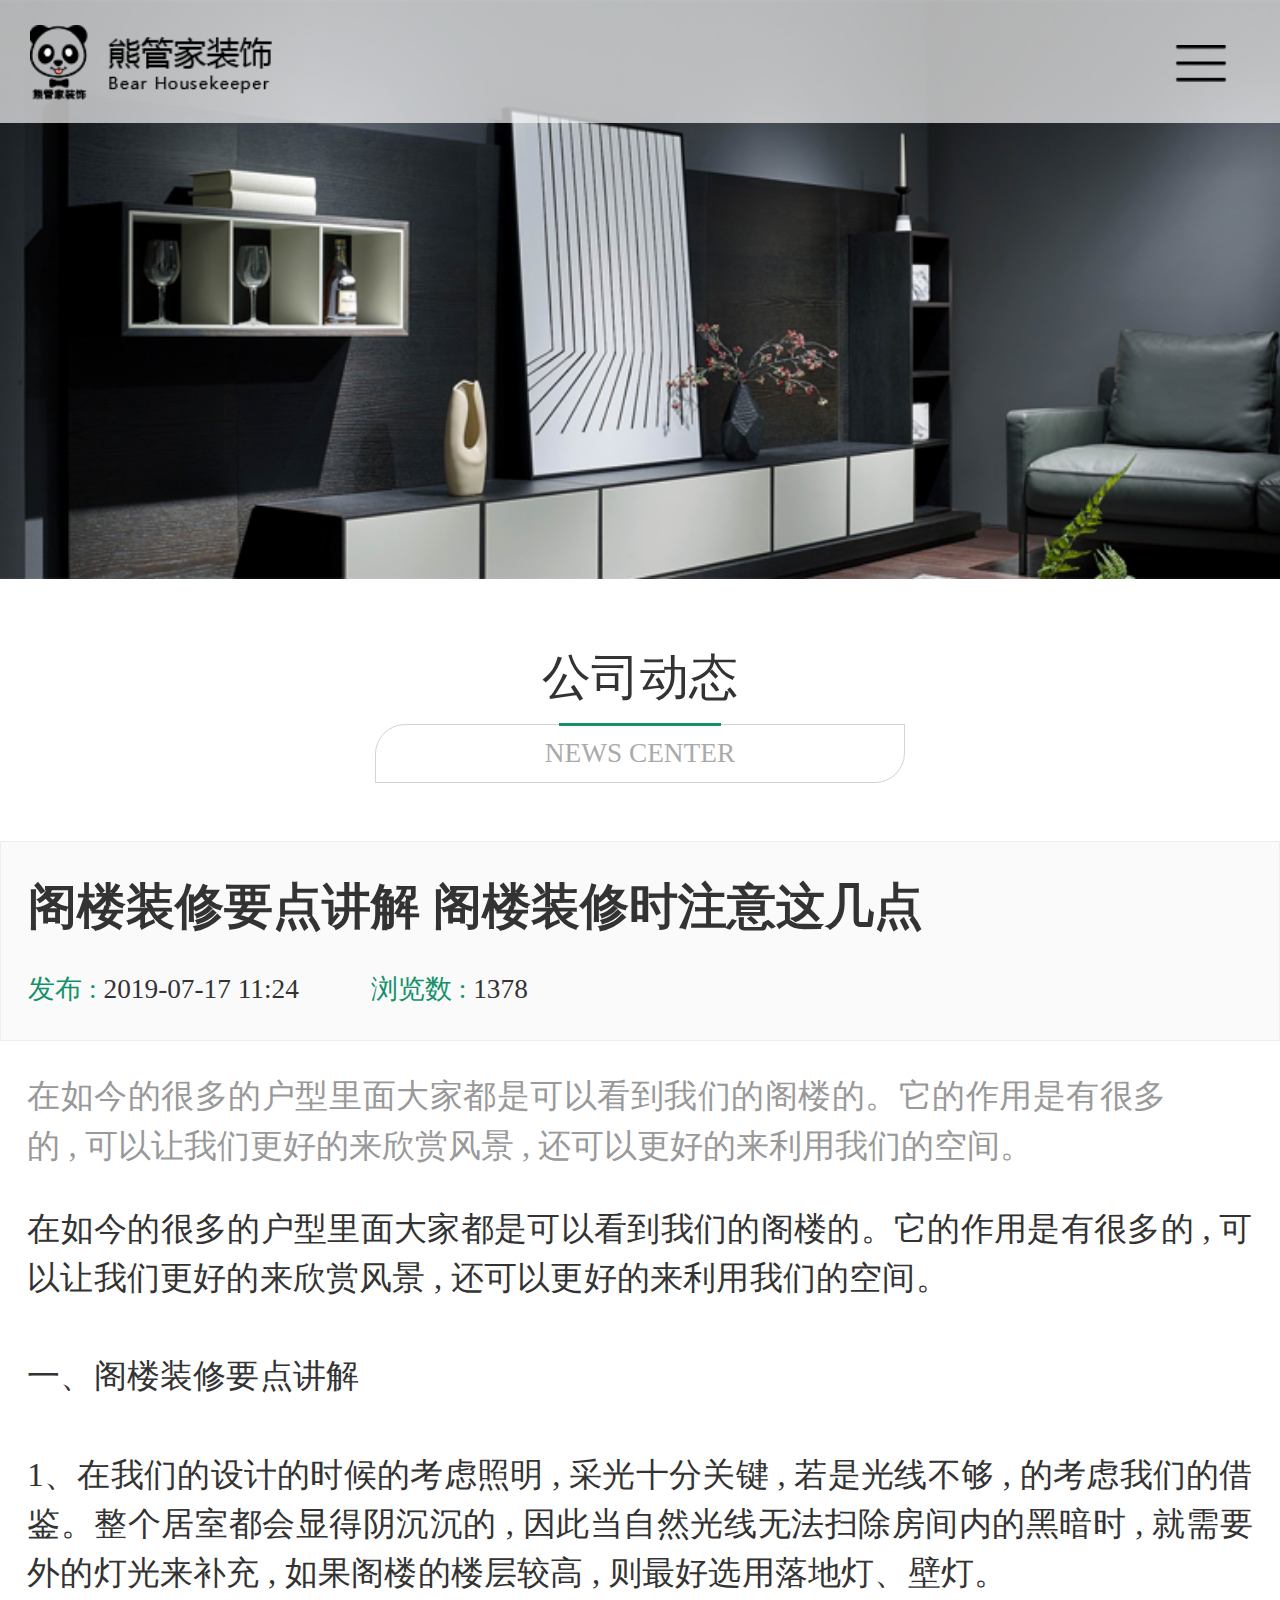
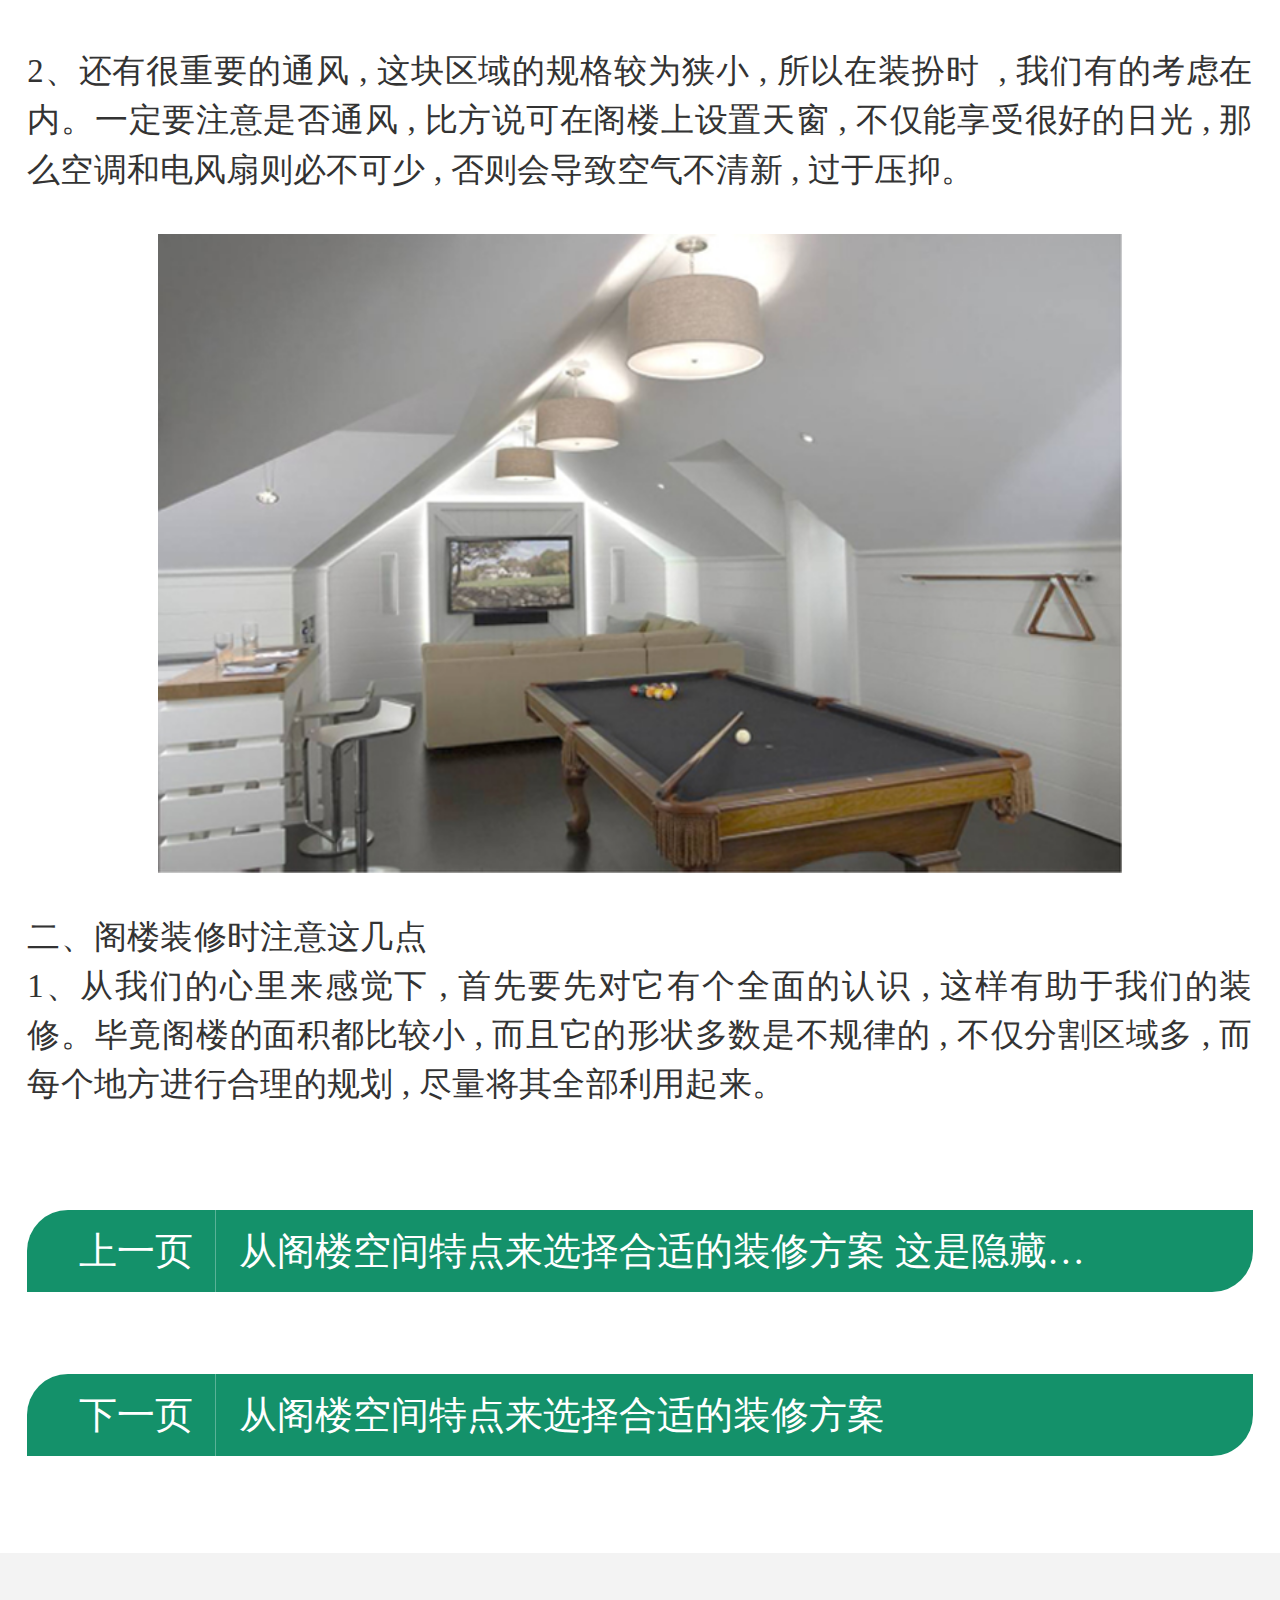
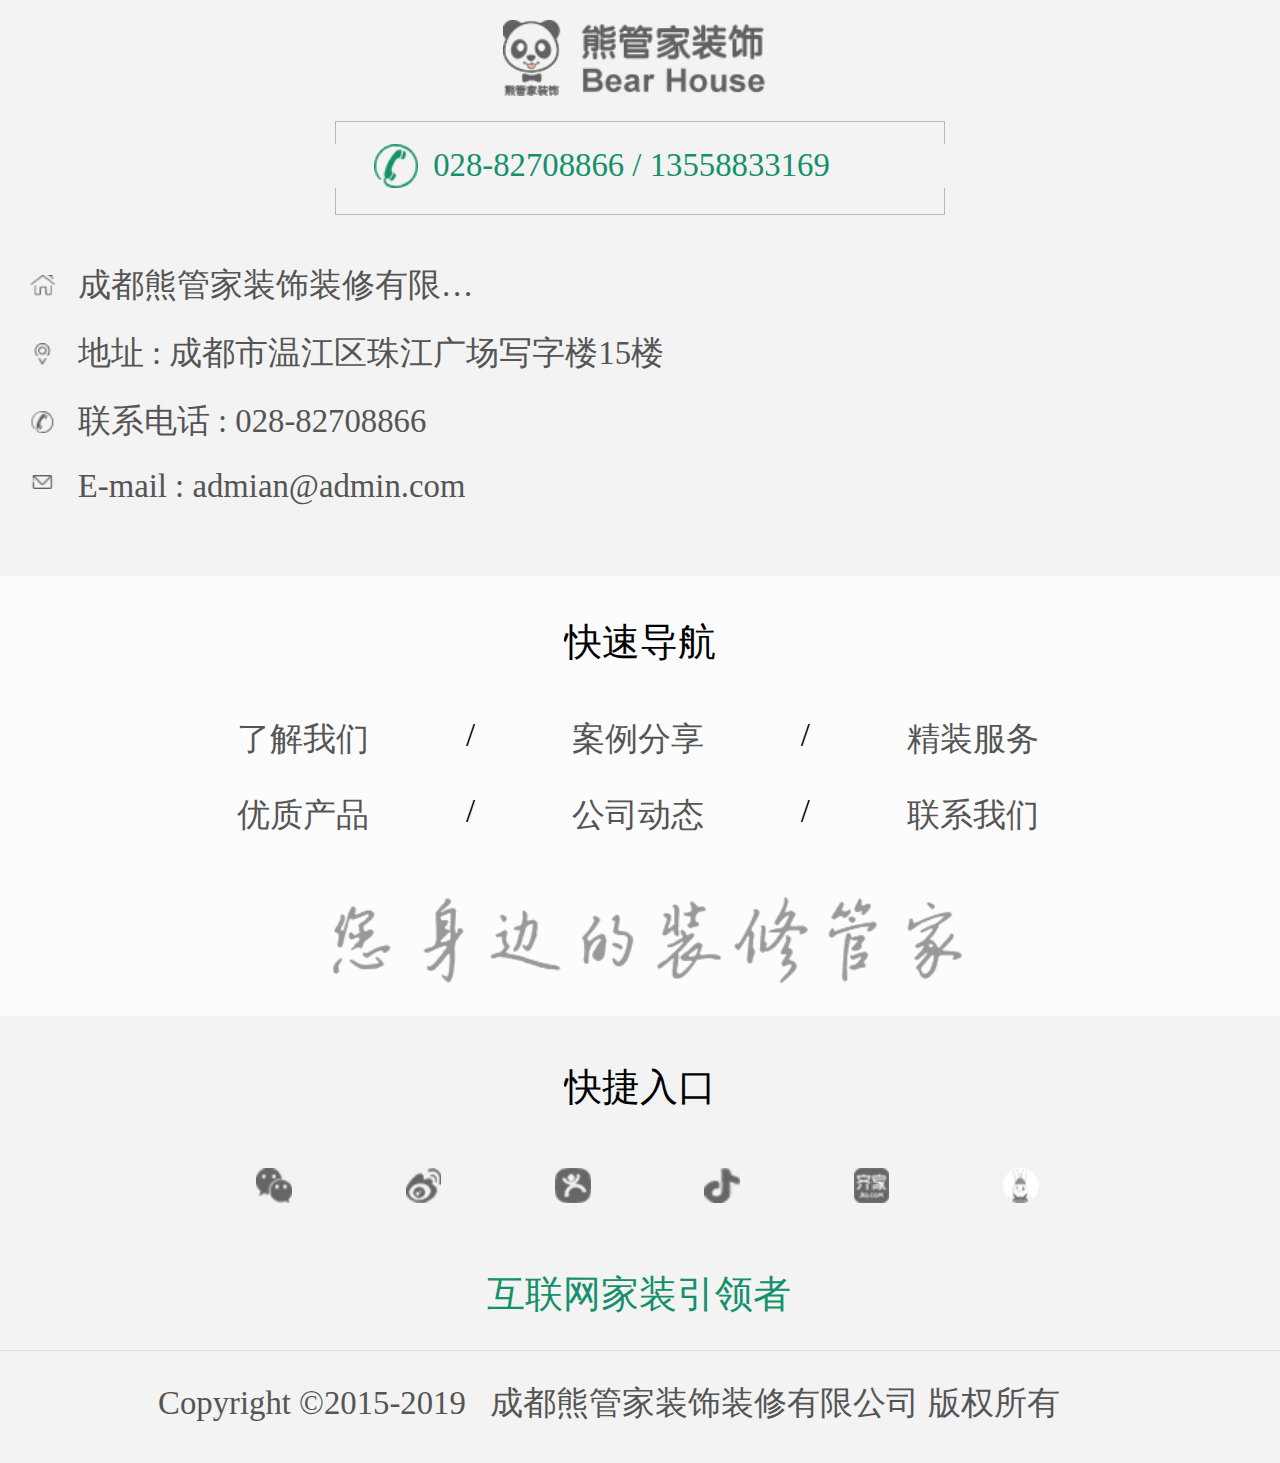
<file: html/news-details.html>
<!DOCTYPE html>
<html lang="en">
<head>
    <meta charset="UTF-8">
    <meta http-equiv="X-UA-Compatible" content="IE=edge">
    <meta name="viewport" content="width=device-width, initial-scale=1.0">
    <title>公司动态详情</title>
    <!-- 添加链接样式 -->
    <link rel="stylesheet" href="../css/banner.css">
    <link rel="stylesheet" href="../css/footer.css">
    <link rel="stylesheet" href="../css/news-details.css">
    <link rel="stylesheet" href="../css/media.css">
</head>
<!-- ==================================== -->
<body>
    <!-- ==================================== -->
    <nav>
        <div class="nav-logo">
            <img class="nav-logo-pic" src="../img/nav-logo.png" alt="" onclick="window.location='../index.html'">
        </div>
        <!-- ==================================== -->
        <div class="menu">
            <img class="menu-logo" src="../img/menu.png" alt="">
            <div class="menu-bg">
                <!-- ==================================== -->
                <div class="close">
                    <img class="menu-close" src="../img/close.png" alt="">
                </div>
                <div class="menu-ul">
                    <!-- ==================================== -->
                    <div class="menu-li">
                        <div class="overflow"><a href="../index.html">首页</a></div>
                    </div>
                    <div class="menu-li">
                        <div class="overflow"><a href="../html/aboutus.html">了解我们</a></div>
                    </div>
                    <!-- ==================================== -->
                    <div class="menu-li">
                        <div class="overflow"><a href="../html/case.html">案例分享</a></div>
                    </div>
                    <div class="menu-li">
                        <div class="overflow"><a href="javascript:;">精装服务</a></div>
                    </div>
                    <!-- ==================================== -->
                    <!-- ==================================== -->
                    <div class="menu-li">
                        <div class="overflow"><a href="javascript:;">优质产品</a></div>
                    </div>
                    <div class="menu-li chose-li">
                        <div class="overflow"><a href="../html/news.html">公司动态</a></div>
                    </div>
                    <!-- ==================================== -->
                    <div class="menu-li">
                        <div class="overflow"><a href="../html/contactus.html">找我们聊聊</a></div>
                    </div>
                </div>
            </div>
            <!-- ==================================== -->
            <!-- ==================================== -->
        </div>
    </nav>
    <!-- nav-end -->
    <header>
        <img src="../img/news-details-banner.png" alt="">
    </header>
    <!-- ==================================== -->
    <main>
        <!-- 主体容器 -->
        <div class="main-content">
            <!-- 标题 -->
            <div class="main-content-top">
                <div class="main-content-top-title">公司动态</div>
                <div class="main-content-top-subtitle">
                    <div class="mcts-text">NEWS CENTER</div>
                    <div class="mcts-greenline"></div>
                </div>
            </div>
            <!-- 详情标题 -->
            <div class="main-content-detail-title">
                <div class="mcd-title">阁楼装修要点讲解 阁楼装修时注意这几点</div>
                <div class="mcd-subtitle">
                    <div class="mcds-date"><span>发布 : </span>2019-07-17 11:24</div>
                    <div class="mcds-num"><span>浏览数 : </span>1378</div>
                </div>
            </div>
            <!-- 详情简介 -->
            <div class="main-content-detail-dic">
                在如今的很多的户型里面大家都是可以看到我们的阁楼的。它的作用是有很多的 , 可以让我们更好的来欣赏风景 , 还可以更好的来利用我们的空间。
            </div>
            <!-- 文本 -->
            <div class="main-content-detail-text">
                在如今的很多的户型里面大家都是可以看到我们的阁楼的。它的作用是有很多的 , 可以让我们更好的来欣赏风景 , 还可以更好的来利用我们的空间。
                <br>
                <br>
                一、阁楼装修要点讲解
                <br>
                <br>
                <!-- 凑注释的注释 -->
                1、在我们的设计的时候的考虑照明 , 采光十分关键 , 若是光线不够 , 的考虑我们的借鉴。整个居室都会显得阴沉沉的 , 因此当自然光线无法扫除房间内的黑暗时 , 就需要外的灯光来补充 , 如果阁楼的楼层较高 , 则最好选用落地灯、壁灯。
                <br>
                <br>
                2、还有很重要的通风 , 这块区域的规格较为狭小 , 所以在装扮时&nbsp; , 我们有的考虑在内。一定要注意是否通风 , 比方说可在阁楼上设置天窗 , 不仅能享受很好的日光 , 那么空调和电风扇则必不可少 , 否则会导致空气不清新 , 过于压抑。
            </div>
            <!-- 图片 -->
            <div class="main-content-detail-img">
                <img src="../img/news-details-img.png" alt="">
            </div>
            <!-- 第二段文本 -->
            <div class="main-content-detail-text2">
                二、阁楼装修时注意这几点
                <br>
                1、从我们的心里来感觉下 , 首先要先对它有个全面的认识 , 这样有助于我们的装修。毕竟阁楼的面积都比较小 , 而且它的形状多数是不规律的 , 不仅分割区域多 , 而每个地方进行合理的规划 , 尽量将其全部利用起来。
            </div>
            <!-- 按钮容器 -->
            <div class="main-content-detail-btn">
                <!-- 绿色按钮 -->
                <div class="mcdb-green">
                    <div class="mcdb-title">上一页</div>
                    <div class="mcdb-line"></div>
                    <div class="mcdb-text">从阁楼空间特点来选择合适的装修方案 这是隐藏的不是...</div>
                </div>
                <!-- 绿色按钮 -->
                <div class="mcdb-green">
                    <div class="mcdb-title">下一页</div>
                    <div class="mcdb-line"></div>
                    <div class="mcdb-text">从阁楼空间特点来选择合适的装修方案</div>
                </div>
            </div>
        </div>
    </main>
    <!-- 主体结束!!!!!! -->
    <footer>
        <!-- ======================= -->
        <div class="footer-top">
            <div class="footer-logo">
                <img class="footer-logo-pic" src="../img/footer-logo.png" alt="" onclick="window.location='../index.html'">
            </div>
            <!-- ======================= -->
            <div class="footer-number">
                <div class="border-top"></div>
                <div class="footer-phone-number">
                    <!-- ======================= -->
                    <!-- ======================= -->
                    <div class="footer-phone-icon">
                        <img src="../img/phone-icon.png" alt="">
                    </div>
                    <div class="num overflow">028-82708866 / 13558833169</div>
                </div>
                <div class="border-bottom"></div>
                <!-- ======================= -->
                <!-- ======================= -->
            </div>
            <!--  -->
            <div class="footer-adress">
                <ul class="footer-adress-ul">
                    <!-- ======================= -->
                    <li class="footer-adress-li">
                        <div class="adress-icon1 adress-icon"></div>
                        <div class="adress-context adress-context1 overflow">成都熊管家装饰装修有限公司</div>
                    </li>
                    <!-- ======================= -->
                    <li class="footer-adress-li">
                        <div class="adress-icon2 adress-icon"></div>
                        <div class="adress-context adress-context2 overflow">地址 : 成都市温江区珠江广场写字楼15楼</div>
                    </li>
                    <!-- ======================= -->
                    <li class="footer-adress-li">
                        <div class="adress-icon3 adress-icon"></div>
                        <div class="adress-context adress-context3 overflow">联系电话 : 028-82708866</div>
                    </li>
                    <!-- ======================= -->
                    <li class="footer-adress-li">
                        <div class="adress-icon4 adress-icon"></div>
                        <div class="adress-context adress-context4 overflow">E-mail : admian@admin.com</div>
                    </li>
                    <!-- ======================= -->
                </ul>
            </div>
        </div>
        <!-- ======================= -->
        <div class="quick-nav">
            <div class="quick-nav-title overflow">
                快速导航
            </div>
            <!-- ======================= -->
            <div class="quick-nav-center">
                <div class="overflow"><a href="../html/aboutus.html">了解我们</a></div>
                <div class="overflow">/</div>
                <div class="overflow"><a href="../html/case.html">案例分享</a></div>
                <div class="overflow">/</div>
                <div class="overflow"><a href="javascript:;">精装服务</a></div>
            </div>
            <!-- ======================= -->
            <div class="quick-nav-center" style="margin-top:0.23rem ;">
                <div class="overflow"><a href="javascript:;">优质产品</a></div>
                <div class="overflow">/</div>
                <div class="overflow"><a href="../html/news.html">公司动态</a></div>
                <div class="overflow">/</div>
                <div class="overflow"><a href="../html/contactus.html">联系我们</a></div>
            </div>
            <!-- ======================= -->
            <div class="quick-logo">
                <img src="../img/您身边的装修管家.png" alt="">
            </div>
        </div>
        <!-- ======================= -->
        <div class="quick-entry">
            <div class="quick-entry-title overflow">
                快捷入口
            </div>
            <!-- ======================= -->
            <div class="quick-entry-sprite">
                <div class="entry-icon entry-icon1"></div>
                <div class="entry-icon entry-icon2"></div>
                <div class="entry-icon entry-icon3"></div>
                <div class="entry-icon entry-icon4"></div>
                <div class="entry-icon entry-icon5"></div>
                <div class="entry-icon entry-icon6"></div>
            </div>
            <!-- ======================= -->
            <div class="text-logo overflow">
                互联网家装引领者
            </div>
            <!-- ======================= -->
            <div class="copyright overflow">
                Copyright 	&#169;2015-2019&nbsp;&nbsp;&nbsp;成都熊管家装饰装修有限公司&nbsp;版权所有
            </div>
        </div>
        <!-- ======================= -->
    </footer>
</body>
</html>
</file>
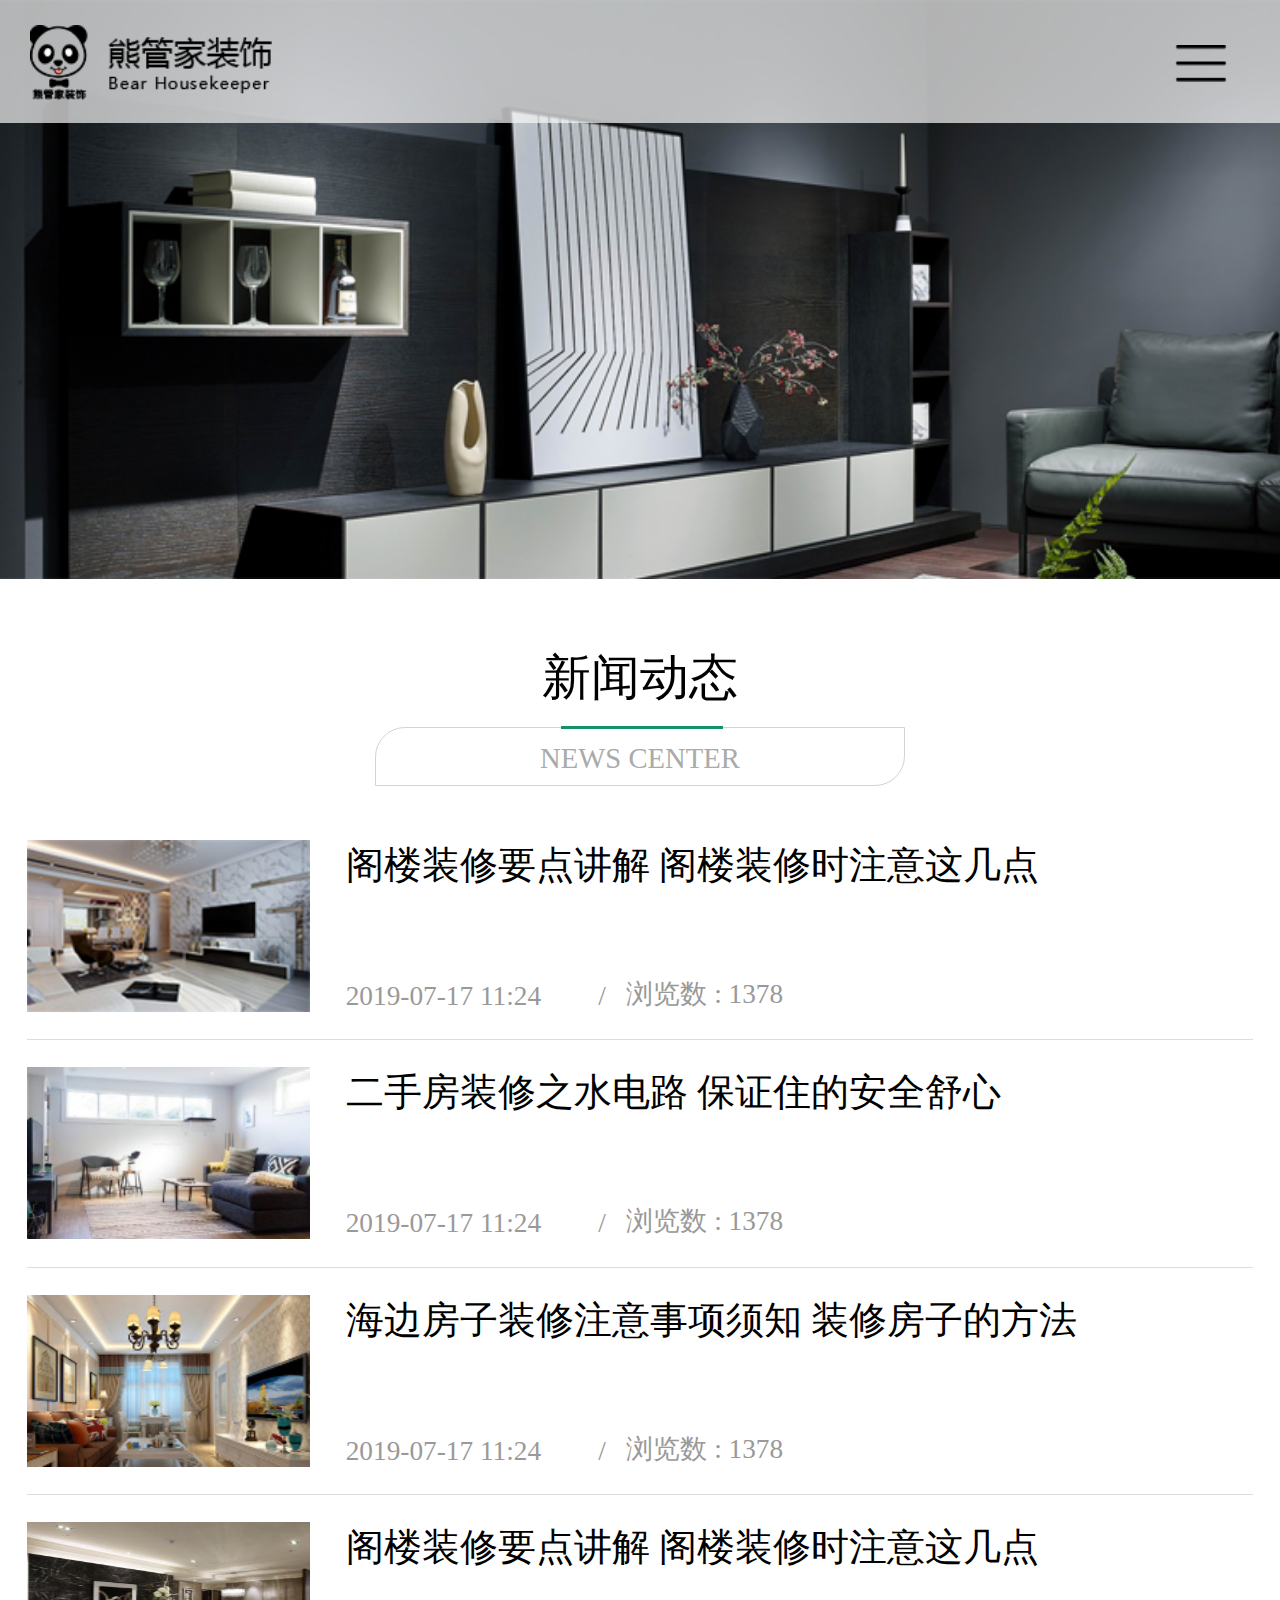
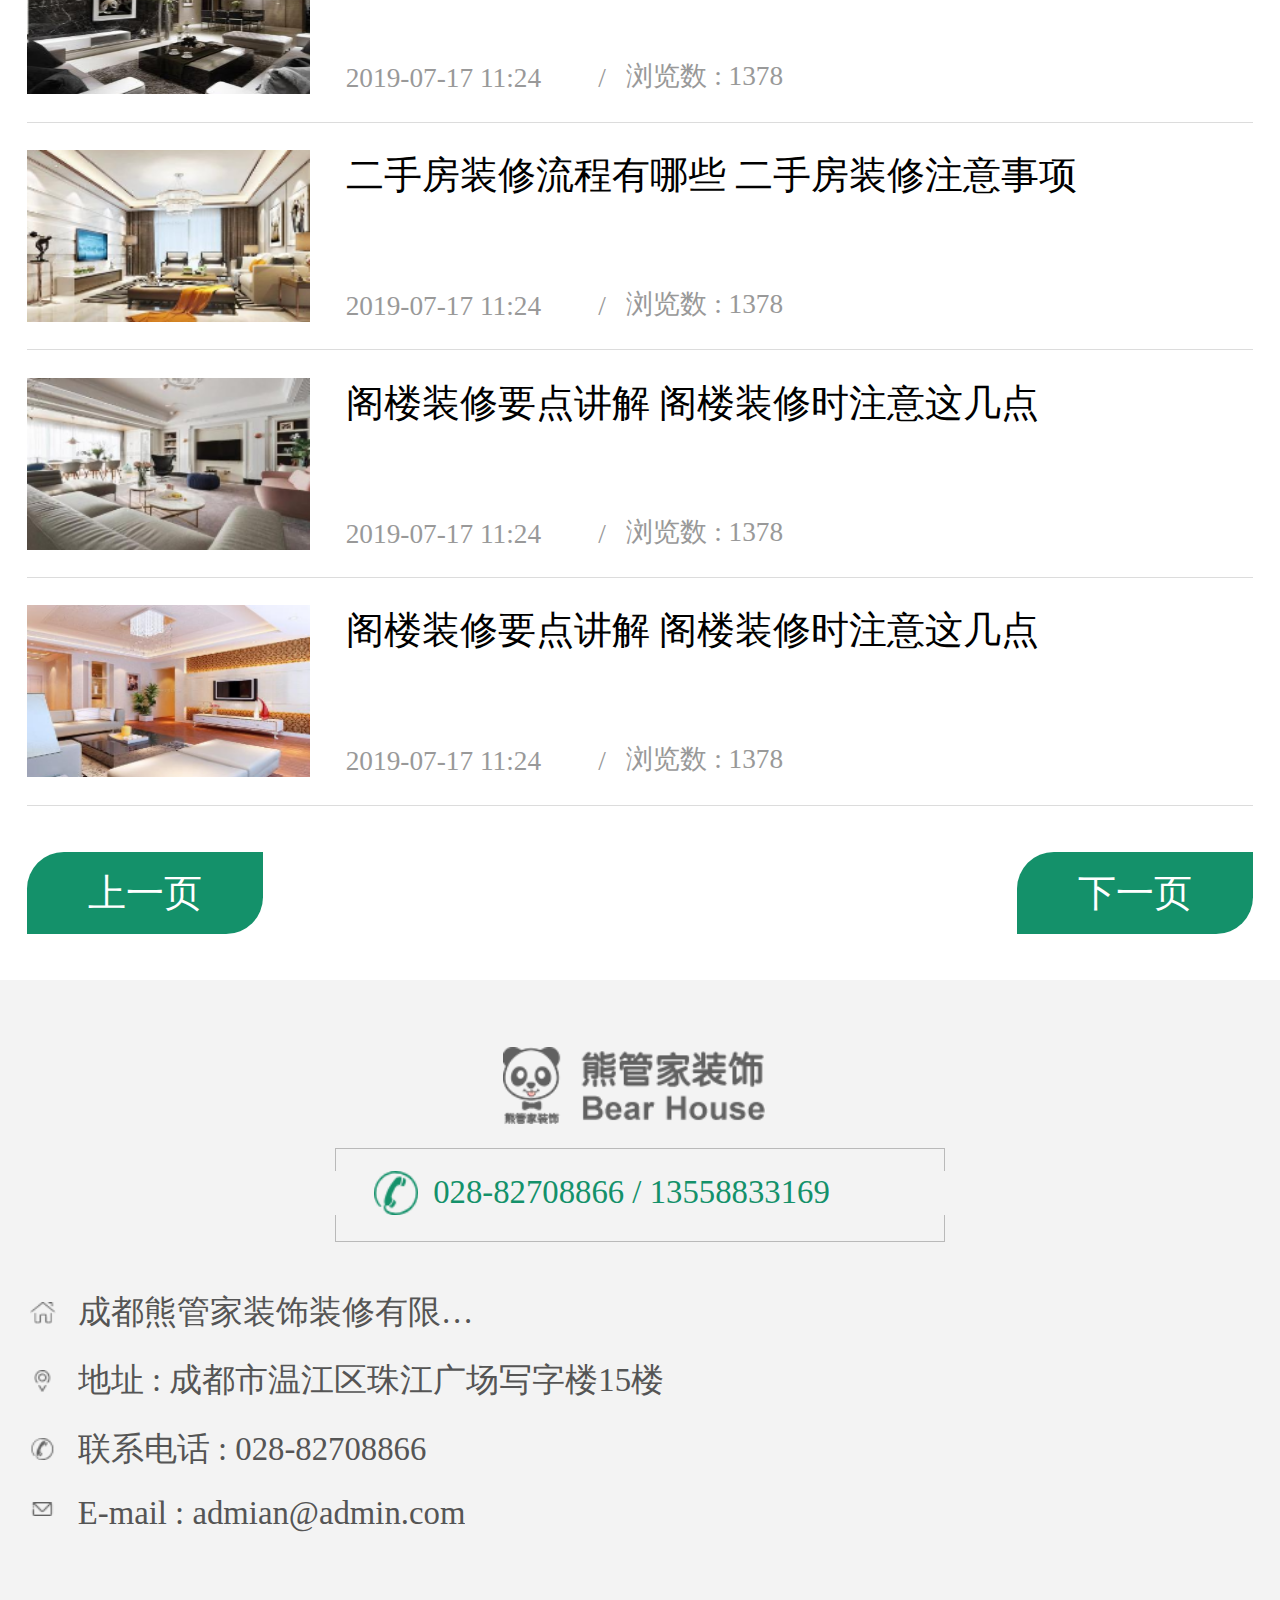
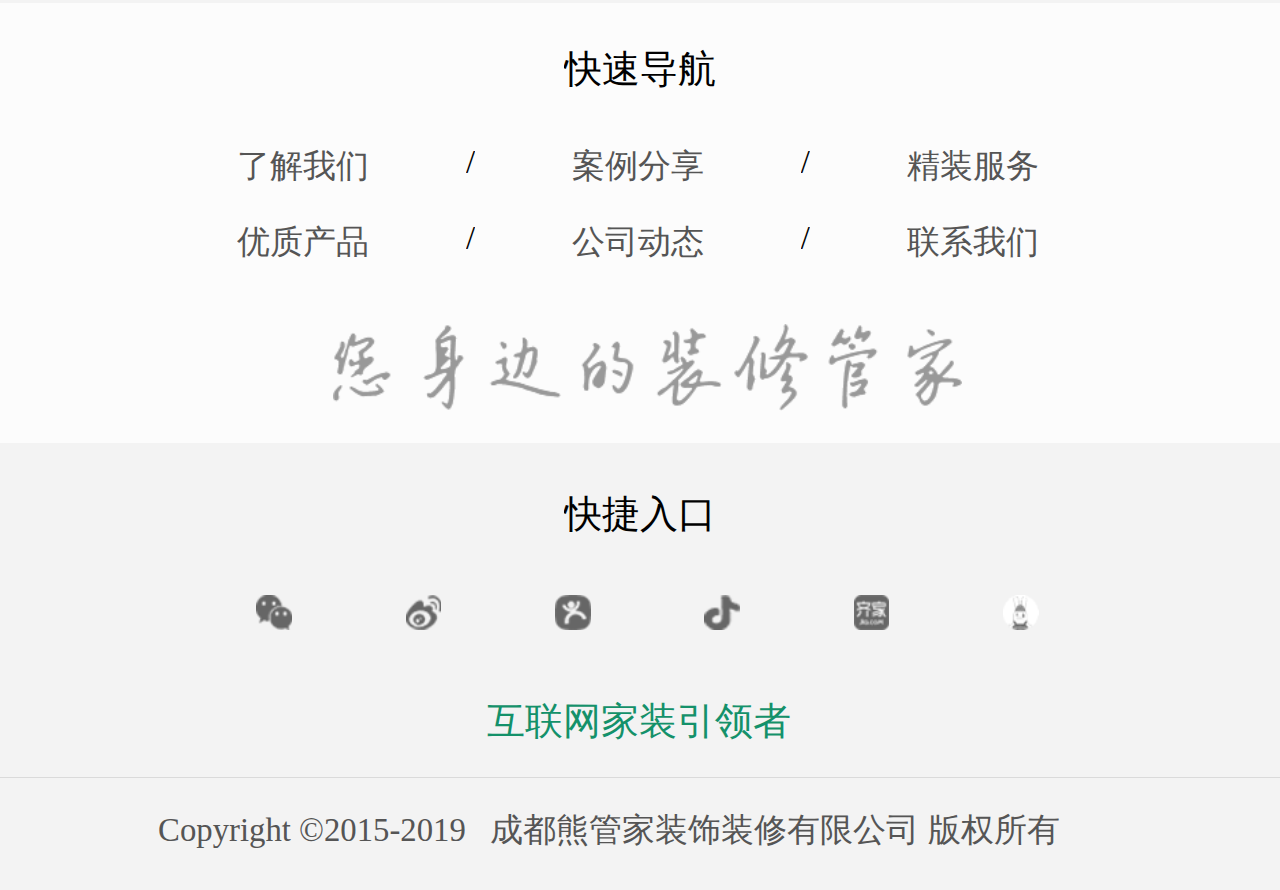
<file: html/news.html>
<!DOCTYPE html>
<html lang="en">
<head>
    <meta charset="UTF-8">
    <meta http-equiv="X-UA-Compatible" content="IE=edge">
    <meta name="viewport" content="width=device-width, initial-scale=1.0">
    <title>新闻动态</title>
    <!-- =========================================================== -->
    <link rel="stylesheet" href="../css/banner.css">
    <link rel="stylesheet" href="../css/news.css">
    <link rel="stylesheet" href="../css/footer.css">
    <link rel="stylesheet" href="../css/media.css">
</head>
<!-- =========================================================== -->
<body>
    <!-- =========================================================== -->
    <nav>
        <div class="nav-logo">
            <img class="nav-logo-pic" src="../img/nav-logo.png" alt="" onclick="window.location='../index.html'">
        </div>
        <!-- =========================================================== -->
        <div class="menu">
            <img class="menu-logo" src="../img/menu.png" alt="">
            <div class="menu-bg">
                <div class="close">
                    <img class="menu-close" src="../img/close.png" alt="">
                </div>
                <div class="menu-ul">
                        <!-- =========================================================== -->
                        <div class="menu-li">
                            <div class="overflow"><a href="../index.html">首页</a></div>
                        </div>
                        <div class="menu-li">
                            <div class="overflow"><a href="../html/aboutus.html">了解我们</a></div>
                        </div>
                        <div class="menu-li">
                            <div class="overflow"><a href="../html/case.html">案例分享</a></div>
                        </div>
                        <!-- =========================================================== -->
                        <div class="menu-li">
                            <div class="overflow"><a href="javascript:;">精装服务</a></div>
                        </div>
                        <div class="menu-li">
                            <div class="overflow"><a href="javascript:;">优质产品</a></div>
                        </div>
                        <!-- =========================================================== -->
                        <div class="menu-li  chose-li">
                            <div class="overflow"><a href="../html/news.html">公司动态</a></div>
                        </div>
                        <div class="menu-li">
                            <div class="overflow"><a href="../html/contactus.html">找我们聊聊</a></div>
                        </div>
                        <!-- =========================================================== -->
                    </div>
                </div>
            </div>
            <!-- =========================================================== -->
        </nav>
        <!-- nav-end -->
        <div class="banner">
        <img class="banner-pic" src="../img/news-details-banner.png" alt="">
    </div>
    <main>
        <!-- 新闻列表版心 -->
        <div class="news">
            <!-- 标题 -->
            <div class="news-title">
                <p class="news-title-p">新闻动态</p>
                <div class="news-title-bor">
                    <div class="news-title-line"></div>
                    <p>NEWS CENTER</p> 
                </div> 
            </div>
            <!-- 列表 -->
            <div class="news-box">
                <ul class="news-list"  onclick="window.location='javascript:;'">
                <li onclick="window.location='../html/news-details.html'">
                    <!-- 内容 -->
                        <div class="news-content">
                        <!-- 新闻图片 -->
                        <div class="news-content-img">
                            <img src="../img/news-thum1.png" alt="">
                        </div>
                        <div class="news-text">
                            <!-- 新闻标题 -->
                            <p class="news-text-title">阁楼装修要点讲解 阁楼装修时注意这几点</p>
                            <div class="news-time">
                                <!-- 新闻时间 -->
                                <p class="overhidden">2019-07-17 11:24</p>  
                                <p>/</p>
                                <p> 浏览数 : 1378</p> 
                            </div>
                        </div>
                    </div> 
                </li>
                <li onclick="window.location='../html/news-details.html'">
                    <!-- 内容 -->
                    <div class="news-content">
                        <!-- 新闻图片 -->
                        <div class="news-content-img">
                            <img src="../img/news-thum2.png" alt="">
                        </div>
                    
                        <div class="news-text">
                            <!-- 新闻标题 -->
                            <p class="news-text-title">二手房装修之水电路 保证住的安全舒心</p>
                            <div class="news-time">
                                <!-- 新闻时间 -->
                                <p class="overhidden">2019-07-17 11:24</p>  
                                <p>/</p>   
                                <p> 浏览数 : 1378</p> 
                            </div>
                        </div>
                    </div>
                </li>
                <li onclick="window.location='../html/news-details.html'">
                    <!-- 内容 -->
                    <div class="news-content">
                        <!-- 新闻图片 -->
                        <div class="news-content-img">
                            <img src="../img/news-thum3.png" alt="">
                        </div>
                        <div class="news-text">
                            <!-- 新闻标题 -->
                            <p class="news-text-title">海边房子装修注意事项须知 装修房子的方法</p>
                            <div class="news-time">
                                <!-- 新闻时间 -->
                                <p class="overhidden">2019-07-17 11:24</p>  
                                <p>/</p>   
                                <p> 浏览数 : 1378</p> 
                            </div>
                        </div>
                    </div>
                </li>
                <li onclick="window.location='../html/news-details.html'">
                    <!-- 内容 -->
                    <div class="news-content">
                        <!-- 新闻图片 -->
                        <div class="news-content-img">
                            <img src="../img/news-thum4.png" alt="">
                        </div>
                        <div class="news-text">
                            <!-- 新闻标题 -->
                            <p class="news-text-title">阁楼装修要点讲解 阁楼装修时注意这几点</p>
                            <div class="news-time">
                                <!-- 新闻时间 -->
                                <p class="overhidden">2019-07-17 11:24</p>  
                                <p>/</p>   
                                <p> 浏览数 : 1378</p> 
                            </div>
                        </div>
                    </div>
                </li>
                <li onclick="window.location='../html/news-details.html'">
                    <!-- 内容 -->
                    <div class="news-content">
                        <!-- 新闻图片 -->
                        <div class="news-content-img">
                            <img src="../img/news-thum5.png" alt="">
                        </div>
                        <div class="news-text">
                            <!-- 新闻标题 -->
                            <p class="news-text-title">二手房装修流程有哪些 二手房装修注意事项</p>
                            <div class="news-time">
                                <!-- 新闻时间 -->
                                <p class="overhidden">2019-07-17 11:24</p>  
                                <p>/</p>   
                                <p> 浏览数 : 1378</p> 
                            </div>
                        </div>
                    </div>
                </li>
                <li onclick="window.location='../html/news-details.html'">
                    <!-- 内容 -->
                    <div class="news-content">
                        <!-- 新闻图片 -->
                        <div class="news-content-img">
                            <img src="../img/news-thum6.png" alt="">
                        </div>
                        <div class="news-text">
                            <!-- 新闻标题 -->
                            <p class="news-text-title">阁楼装修要点讲解 阁楼装修时注意这几点</p>
                            <div class="news-time">
                                <!-- 新闻时间 -->
                                <p class="overhidden">2019-07-17 11:24</p>  
                                <p>/</p>   
                                <p> 浏览数 : 1378</p> 
                            </div>
                        </div>
                    </div>
                </li>
                <li onclick="window.location='../html/news-details.html'">
                    <!-- 内容 -->
                    <div class="news-content">
                        <!-- 新闻图片 -->
                        <div class="news-content-img">
                            <img src="../img/news-thum7.png" alt="">
                        </div>
                        <div class="news-text">
                            <!-- 新闻标题 -->
                            <p class="news-text-title">阁楼装修要点讲解 阁楼装修时注意这几点</p>
                            <div class="news-time">
                                <!-- 新闻时间 -->
                                <p class="overhidden">2019-07-17 11:24</p>  
                                <p>/</p>   
                                <p> 浏览数 : 1378</p> 
                            </div>
                        </div>
                    </div>
                </li>
            </ul>
            <!-- 翻页按钮 -->
            <div class="news-btn">
                <button>上一页</button>
                <button>下一页</button>
            </div>
            </div>
        </div>
    </main>
    <!-- 主体结束 -->
    <footer>
        <!-- ======================================= -->
        <div class="footer-top">
            <div class="footer-logo">
                <img class="footer-logo-pic" src="../img/footer-logo.png" alt="" onclick="window.location='../index.html'">
            </div>
            <!-- ======================================= -->
            <div class="footer-number">
                <div class="border-top"></div>
                <div class="footer-phone-number">
                    <div class="footer-phone-icon">
                        <img src="../img/phone-icon.png" alt="">
                    </div>
                    <div class="num overflow">028-82708866 / 13558833169</div>
                </div>
                <!-- ======================================= -->
                <div class="border-bottom"></div>
            </div>
            <!--  -->
            <!-- ======================================= -->
            <div class="footer-adress">
                <ul class="footer-adress-ul">
                    <!-- ======================================= -->
                    <li class="footer-adress-li">
                        <div class="adress-icon1 adress-icon"></div>
                        <div class="adress-context adress-context1 overflow">成都熊管家装饰装修有限公司</div>
                    </li>
                    <!-- ======================================= -->
                    <li class="footer-adress-li">
                        <div class="adress-icon2 adress-icon"></div>
                        <div class="adress-context adress-context2 overflow">地址 : 成都市温江区珠江广场写字楼15楼</div>
                    </li>
                    <!-- ======================================= -->
                    <li class="footer-adress-li">
                        <div class="adress-icon3 adress-icon"></div>
                        <div class="adress-context adress-context3 overflow">联系电话 : 028-82708866</div>
                    </li>
                    <!-- ======================================= -->
                    <li class="footer-adress-li">
                        <div class="adress-icon4 adress-icon"></div>
                        <div class="adress-context adress-context4 overflow">E-mail : admian@admin.com</div>
                    </li>
                    <!-- ======================================= -->
                </ul>
            </div>
        </div>
        <!-- ======================================= -->
        <div class="quick-nav">
            <div class="quick-nav-title overflow">
                快速导航
            </div>
            <!-- ======================================= -->
            <div class="quick-nav-center">
                <div class="overflow"><a href="../html/aboutus.html">了解我们</a></div>
                <div class="overflow">/</div>
                <div class="overflow"><a href="../html/case.html">案例分享</a></div>
                <div class="overflow">/</div>
                <div class="overflow"><a href="javascript:;">精装服务</a></div>
            </div>
            <!-- ======================================= -->
            <div class="quick-nav-center" style="margin-top:0.23rem ;">
                <div class="overflow"><a href="javascript:;">优质产品</a></div>
                <div class="overflow">/</div>
                <div class="overflow"><a href="../html/news.html">公司动态</a></div>
                <div class="overflow">/</div>
                <div class="overflow"><a href="../html/contactus.html">联系我们</a></div>
            </div>
            <!-- ======================================= -->
            <div class="quick-logo">
                <img src="../img/您身边的装修管家.png" alt="">
            </div>
        </div>
        <!-- ======================================= -->
        <div class="quick-entry">
            <div class="quick-entry-title overflow">
                快捷入口
            </div>
            <!-- ======================================= -->
            <div class="quick-entry-sprite">
                <div class="entry-icon entry-icon1"></div>
                <div class="entry-icon entry-icon2"></div>
                <div class="entry-icon entry-icon3"></div>
                <div class="entry-icon entry-icon4"></div>
                <div class="entry-icon entry-icon5"></div>
                <div class="entry-icon entry-icon6"></div>
            </div>
            <!-- ======================================= -->
            <div class="text-logo overflow">
                互联网家装引领者
            </div>
            <!-- ======================================= -->
            <div class="copyright overflow">
                Copyright 	&#169;2015-2019&nbsp;&nbsp;&nbsp;成都熊管家装饰装修有限公司&nbsp;版权所有
            </div>
        </div>
        <!-- ======================================= -->
    </footer>
</body>
</html>
</file>
<file: css/banner.css>
*{
    margin: 0;
    padding: 0;
    list-style: none;
    text-decoration: none;
    word-break: break-all;
}
/* 全局 */
a{
    -webkit-tap-highlight-color: transparent;
}
.overflow{
    overflow: hidden;
    text-overflow: ellipsis;
    white-space: nowrap;
}/* 全局隐藏class */
html{
    font-size: 50px;
}
body{
    font-size: 0.16rem;
}
.nav-logo{
    padding:0.18rem 0.22rem 0rem;
    box-sizing: border-box;
}/* 导航logo */
.nav-logo-pic{
    width: 1.77rem;
    height: 0.55rem;
}/* logo图片 */
nav{
    background-color: rgba(246, 246, 246, 0.7);
    width: 100%;
    position: fixed;
    display: flex;
    height: 0.9rem;
    z-index: 100;
}/* 导航 */
.menu-logo{
    width: 0.38rem;
    height: 0.27rem;
}
.menu{
    padding:0.33rem 0.39rem 0.3rem;
    margin-left: auto;
    position: relative;
}/* 菜单 */
.menu:hover .menu-bg{
    display: block;
}/* 菜单hover */
.menu-bg{
    position: absolute;
    background-color:rgba(0, 0, 0, .7);
    width: 3.47rem;
    height: 135vh;
    right: 0px;
    top: 0px;
    display: none;
    z-index: 1;
}/* 菜单背景 */
.close{
    padding:0.27rem 0.39rem 0.36rem 2.7rem;
}
.menu-close{
    width: 0.38rem;
    height: 0.38rem;
}/* 菜单的ul */
.menu-ul{
    padding: 0.11rem 0.34rem 0rem 0.39rem;
    margin-top: -0.147rem;
    height: 75vh;
    overflow-y: auto;
}
/* *********************** */
.menu-li{
    padding: 0.08rem 0rem 0.08rem 0.42rem;
    margin-top: 0.40rem;
    border-top-left-radius: 0.42rem;
    border-bottom-right-radius: 0.42rem;
    height: 0.56rem;
    box-sizing: border-box;
}
/* *********************** */
.menu-li div{
    max-width: 1.5rem;
}
.menu-li a{
    color: white;
    font-size: 0.28rem;
}
/* *********************** */
.menu-li:active{
    background-color: white;
}
/* *********************** */
.menu-li:active a{
    color: #14916a;
}
.chose-li{
    background-color: white;
}
.chose-li a{
    color: #14916a;
}
/* *********************** */
.banner-pic{
    width: 100%;
}
</file>
<file: css/footer.css>
*{
    margin: 0;
    padding: 0;
    list-style: none;
    text-decoration: none;
}
/* *********************** */
html{
    font-size: 50px;
}
body{
    font-size: 0.16rem;
}
/* *********************** */
.overflow{
    overflow: hidden;
    text-overflow: ellipsis;
    white-space: nowrap;
}
/* *********************** */
.footer-top{
    background-color: #F3F3F3;
    padding-top: 0.46rem;
}
/* *********************** */
.footer-logo{
    padding: 0.03rem 2.83rem 0.18rem 2.74rem;
    height: 0.56rem;
    width: 1.92rem;
    margin: 0 auto;
}
/* *********************** */
.footer-logo-pic{
    width: 1.92rem;
    height: 0.56rem;
}
/* *********************** */
.footer-number{
    margin: 0 auto;
    width: 4.47rem;
    height: 0.68rem;
    margin-bottom: 0.36rem;
}
/* *********************** */
.border-top{
    width: 4.47rem;
    height: 0.17rem;
    box-sizing: border-box;
    border-top: 1px solid rgba(98, 98, 98, .4);
    border-left: 1px solid rgba(98, 98, 98, .4);
    border-right: 1px solid rgba(98, 98, 98, .4);
}
/* *********************** */
.border-bottom{
    width: 4.47rem;
    height: 0.2rem;
    box-sizing: border-box;
    border-bottom: 1px solid rgba(98, 98, 98, .4);
    border-left: 1px solid rgba(98, 98, 98, .4);
    border-right: 1px solid rgba(98, 98, 98, .4);
}
/* *********************** */
.footer-phone-number{
    width: 3.89rem;
    height: 0.32rem;
    margin: 0 auto;
    display: flex;
    align-items: center;
    justify-content: center;
}
/* *********************** */
.footer-phone-number img{
    width: 0.32rem;
    height: 0.32rem;
}
.footer-phone-icon{
    width: 0.32rem;
    height: 0.32rem;
}
/* *********************** */
.num{
    font-size: 0.24rem;
    color: #14916a;
    width: 3.46rem;
    height: 0.19rem;
    margin-left: 0.11rem;
    line-height: 0.18rem;
}
/* *********************** */
/* *********************** */
/* adress */
.footer-adress{
    width: 90%;
}
.footer-adress-ul{
    margin-left: 0.22rem;
    padding-bottom: 0.52rem;
    box-sizing: border-box;
}
/* *********************** */
/* *********************** */
.footer-adress-li{
    display: flex;
    align-items: center;
    margin-top: 0.17rem;
}
/* *********************** */
.adress-icon{
    background-image: url('../img/adress-sprite.png');
    background-repeat: no-repeat;
    height: 0.16rem;
    width: 0.19rem;
    background-size: 0.19rem;
}
/* *********************** */
.adress-icon1{
    background-position-y: 0rem;
}
.adress-icon2{
    background-position-y: -0.47rem;
}
.adress-icon3{
    background-position-y: -0.93rem;
}
/* *********************** */
.adress-icon4{
    background-position-y: -1.46rem;
}
.adress-context{
    font-size: 0.24rem;
    color: #555;
    margin-left: 0.16rem;
}
/* *********************** */
.adress-context1{
    max-width: 3.12rem;
}
/*  */
.quick-nav{
    padding-top: 0.3rem;
    background-color: #FCFCFC;
    padding-bottom: 0.23rem;
}
/* *********************** */
/* *********************** */
/* *********************** */
.quick-nav-title{
    margin: 0rem auto 0.36rem;
    width: 1.12rem;
    font-size: 0.28rem;
    color: black;
}
/* *********************** */
.quick-nav-center{
    padding-left: 0.8rem;
    padding-right: 0.83rem;
    width: 5.87rem;
    display: flex;
    justify-content: space-between;
    margin: 0 auto;
}
/* *********************** */
.quick-nav-center div{
    font-size: 0.24rem;
    max-width: 1rem;
}
.quick-nav-center a{
    color: #555;
}
/* *********************** */
.quick-nav-center div:not(.quick-nav-center div:nth-child(2),.quick-nav-center div:nth-child(4)):active{
    color: #14916a;
    text-decoration: underline;
}
/* *********************** */
.quick-logo{
    margin: 0.43rem auto 0rem;
    padding-left: 1.5rem;
    padding-right: 1.39rem;
    display: flex;
    justify-content: center;
}
/* *********************** */
.quick-logo img{
    width: 4.61rem;
    height: 0.64rem;
}
/* *********************** */
/*  */
.quick-entry{
    background-color: #F3F3F3;
    padding-top: 0.34rem;
}
/* *********************** */
.quick-entry-title{
    width: 1.12rem;
    font-size: 0.28rem;
    color: black;
    margin: 0 auto 0.4rem;
}
/* *********************** */
.quick-entry-sprite{
    padding-left: 0.94rem;
    padding-right: 0.83rem;
    display: flex;
    margin: 0 auto;
    width: 5.73rem;
    justify-content: space-between;
}
/* *********************** */
.entry-icon{
    height: 0.26rem;
    width: 0.26rem;
    background-image: url('../img/footer-sprite.png');
    background-repeat: no-repeat;
    background-size: 5.73rem;
}
/* *********************** */
.entry-icon1{
    background-position-x: 0rem;
}
.entry-icon2{
    background-position-x: -1.09rem;
}
/* *********************** */
.entry-icon3{
    background-position-x: -2.18rem;
}
.entry-icon4{
    background-position-x: -3.27rem;
}
/* *********************** */
.entry-icon5{
    background-position-x: -4.36rem;
}
.entry-icon6{
    background-position-x: -5.45rem;
}
/* *********************** */
.text-logo{
    padding: 0.48rem 2.64rem 0.22rem 2.62rem;
    font-size: 0.28rem;
    color: #14916a;
    border-bottom: 1px solid rgba(0, 0, 0, .1);
    text-align: center;
    box-sizing: border-box;
    width: 100%;
    margin: 0 auto;
}
/* *********************** */
.copyright{
    padding: 0.22rem 0.24rem 0.27rem 0.22rem;
    font-size: 0.24rem;
    color: #555;
    width: 7.04rem;
    margin: 0 auto;
}
/* *********************** */
a{
    -webkit-tap-highlight-color: transparent;
}
</file>
<file: css/index.css>
*{
    margin: 0;
    padding: 0;
    list-style: none;
}
html{
    font-size: 50px;
}
/* 字体截断 */
body{
    font-size: 0.16rem;
}
.main-content{
    width: 100%;
    box-sizing: border-box;
    min-width: 375px;
}
/* 主体顶部 */
.main-content-top{
    padding: 0 0.2rem;
    margin-top: 0.44rem;
    text-align: center;
    margin-bottom: 0.37rem;
}
/* 顶部标题 */
.main-content-top-title{
    font-size: 0.36rem;
    line-height: 0.36rem;
    color: #333;
    padding-bottom: 0.19rem;
    margin: 0 auto;
    max-width: 3.50rem;
    text-align: center;
    /* 不允许换行和超出隐藏 */
    white-space: nowrap;
    overflow: hidden;
    /* 隐藏部分省略号 */
    text-overflow: ellipsis;
}
/* 副标题 */
.main-content-top-subtitle{
    display: flex;
    margin: 0 auto;
    height: 0.42rem;
    width: 3.86rem;
    border: 1px solid #d3d3d3;
    /* 居中 */
    align-items: center;
    justify-content: center;
    color: #aaa;
    font-size: 0.2rem;
    border-top-left-radius: 0.22rem;
    border-bottom-right-radius: 0.22rem;
    /* 定位 */
    position: relative;
    z-index: -1;
}
/* 文本 */
.mcts-text{
    max-width: 3.32rem;
    line-height: 0.2rem;
    white-space: nowrap;
    overflow: hidden;
    text-overflow: ellipsis;
}
/* 绿线 */
.mcts-greenline{
    width: 1.19rem;
    height: 3px;
    background-color: #14916a;
    /* 定位 */
    position: absolute;
    top: -2px;
    z-index: -1;
}
/* 公司简介 */
.main-content-index-dic{
    padding: 0 0.2rem;
    font-size: 0.24rem;
    width: 100%;
    box-sizing: border-box;
    color: #333;
    line-height: 0.34rem;
    /* 多行文本隐藏方法 */
    overflow: hidden;
    text-overflow: ellipsis;
    display: -webkit-box;
    /* 最多显示行数 */
    -webkit-line-clamp: 5;
    -webkit-box-orient: vertical;
    text-align: justify;
}
/* 联系我们 */
.main-conten-index-contactus{
    padding: 0 0.2rem;
    width: 100%;
    box-sizing: border-box;
    height: 1.91rem;
    margin-top: 0.24rem;
    display: flex;
}
/* 图片容器 */
.mcic-img{
    width: 2.87rem;
    height: 1.91rem;
}
/* 图片 */
.mcic-img img{
    width: 100%;
}
/* 右侧方式 */
.mcic-tel{
    margin-left: 1px;
    display: flex;
    flex-grow: 1;
    width: 59.6%;
    padding: 0.20rem 0.29rem 0.24rem 0.23rem;
    box-sizing: border-box;
    background-color: #14916a;
    flex-direction: column;
}
/* 电话 */
.mci-tel-num{
    color: #fff;
    font-size: 0.33rem;
    font-weight: bold;
    display: flex;
    align-items: center;
    letter-spacing: 0.2px;
}
/* ===========================Shix不想写注释========================== */
.mci-tel-num span{
    max-width: 90%;
    white-space: nowrap;
    overflow: hidden;
    text-overflow: ellipsis;
}
/* 电话图片 */
.mci-tel-num img{
    width: 0.3rem;
    height: 0.3rem;
    margin-right: 0.24rem;
}
/* 按钮容器 */
.mci-tel-btn{
    display: flex;
    justify-content: end;
    margin-top: 0.12rem;
}
/* 按钮 */
.mci-tel-btn-a{
    width: 1.74rem;
    height: 0.5rem;
    display: flex;
    align-items: center;
    justify-content: center;
    text-decoration: none;
    /* 圆角 */
    border-top-left-radius: 0.25rem;
    border-bottom-right-radius: 0.25rem;
    font-size: 0.24rem;
    color: #14916a;
    background-color: #fff;
    /* 去除a标签点击出现蓝框 */
    -webkit-tap-highlight-color: transparent;
}
/* 字体设置溢出隐藏 */
.mci-tel-btn-a span{
    max-width: 1rem;
    white-space: nowrap;
    overflow: hidden;
    text-overflow: ellipsis;
}
/* 点击效果 */
.mci-tel-btn-a:active{
    opacity: 0.99;
}
/* 下面标题间距 */
.main-content-top-margin{
    margin-top: 0.60rem;
}
/* 副标题宽 */
.mcts-width{
    width: 5.36rem;
    margin-bottom: 0.42rem;
}
/* 副标题文本最大宽 */
.mcts-text-width{
    font-size: 0.24rem;
    max-width: 4.6rem;
}
/* ===========================Shix不想写注释========================== */
.main-content-bottom-img{
    padding: 0 0.2rem;
    width: 100%;
    box-sizing: border-box;
    margin-bottom: 0.2rem;
}
/* ===========================Shix不想写注释========================== */
/* ===========================Shix不想写注释========================== */
.mcbi-content{
    display: flex;
}
/* ===========================Shix不想写注释========================== */
.mcbi-content-top{
    display: flex;
    margin: 0 auto;
}
/* ===========================Shix不想写注释========================== */
.mcbict-left{
    display: flex;
    width: 3.45rem;
    height: 2.34rem;
    background-image: url("../img/index-main-img1.png");
    /* ===========================Shix不想写注释========================== */
    background-repeat: no-repeat;
    background-size: cover;
    align-items: center;
    justify-content: center;
}
/* ===========================Shix不想写注释========================== */
.mcbict-right{
    margin-left: 0.2rem;
    display: flex;
    width: 3.45rem;
    height: 2.34rem;
    background-image: url("../img/index-main-img2.png");
    /* ===========================Shix不想写注释========================== */
    background-repeat: no-repeat;
    background-size: cover;
    align-items: center;
    justify-content: center;
}
/* ===========================Shix不想写注释========================== */
.mcbict-bottom-img3{
    background-image: url("../img/index-main-img3.png");
    background-repeat: no-repeat;
    background-size: cover;
}
/* ===========================Shix不想写注释========================== */
.mcbict-bottom-img4{
    background-image: url("../img/index-main-img4.png");
    background-repeat: no-repeat;
    background-size: cover;
}
/* ===========================Shix不想写注释========================== */
.mcbict-left-text{
    width: 1.65rem;
    height: 0.87rem;
    background-color: rgba(0, 0, 0, .5);
    box-sizing: border-box;
    padding-left: 0.50rem;
    /* ===========================Shix不想写注释========================== */
    display: flex;
    align-items: center;
    font-size: 0.36rem;
    color: #fff;
}
/* ===========================Shix不想写注释========================== */
.main-bottom-margin{
    margin-bottom: 0.48rem;
}
.mcbict-left-text span{
    max-width: 0.72rem;
    white-space: nowrap;
    overflow: hidden;
}
/* ===========================Shix不想写注释========================== */
</file>
<file: css/media.css>
/* 414 */
@media screen and (min-width: 414px){ 
    html{ font-size: 55.2px; } 
    .container-down .container-text > div:last-child{
        width: 1.9rem;
    }
    .overhidden{
        width: 1.85rem;
    }
    /* =========== */
    .mcds-date{
        width: 2.45rem;
    }
}
/* 624 */
@media screen and (min-width: 624px) {
    html{ font-size: 83.2px;}
    .container-down .container-text > div:last-child{
        width: 1.75rem;
    }
    .overhidden{
        width: 1.7rem;
    }
    /* =========== */
    .mcds-date{
        width: 2.25rem;
    }
}
/* 标准 */
@media screen and (min-width: 750px) {
    html{ font-size: 100px;}
}
/* 768 */
@media screen and (min-width: 768px){ 
    html{ font-size: 102.4px; } 
}
/* 1024 */
@media screen and (min-width: 1024px){ 
    html{ font-size: 136.533px; } 
}
/* 1366 */
@media screen and (min-width: 1366px){ 
    html{ font-size: 182.133px; }
}
/* 最小值 */
html{
    min-width: 375px;
}
</file>
<file: css/aboutus.css>
/* 1rem=50px */
html {
  font-size: 50px;
}
/* 清除默认样式 */
* {
  margin: 0;
  padding: 0;
  list-style: none;
  text-decoration: none;
}
.container {
  min-width: 375px;
  margin-bottom: 1.12rem;
}
/* 设置上面的样式 */
.container-up {
  position: relative;
  margin-top: 0.44rem;
  text-align: center;
  /* 里面title */
  /* 副标题 */
  /* 设置装图片的盒子*/
  /* 设置下面文字 */
}
.container-up > div:first-child {
  margin: 0 auto;
  font-size: 0.36rem;
  color: #333;
  max-width: 1.651rem;
  /* 文字超出使用... */
  text-overflow: ellipsis;
  /* 文字不换行 */
  white-space: nowrap;
  overflow: hidden;
}
.container-up > div:nth-child(2) {
  max-width: 3.84rem;
  height: 0.44rem;
  box-sizing: border-box;
  font-size: 0.2rem;
  color: #aaa;
  /* ======================xioa不想写注释============================== */
  display: flex;
  justify-content: center;
  align-items: center;
  margin: 0 auto;
  /* 由于字体大小无法使用 */
  /* padding: 0.15rem 1.42rem 0.12rem 1.41rem; */
  border: 1px solid #d3d3d3;
  margin-top: 0.12rem;
  border-radius: 0.22rem 0 0.22rem 0;
  position: relative;
  margin-bottom: 0.39rem;
  /* 设置遮挡的边框 */
}
.container-up > div:nth-child(2) > p {
  max-width: 1.5rem;
  max-height: 0.2rem;
  line-height: 0.2rem;
  /* 文字超出使用... */
  text-overflow: ellipsis;
  /* 文字不换行 */
  white-space: nowrap;
  overflow: hidden;
}
.container-up > div:nth-child(2) .container-up-border {
  border-top: 3px solid #14916a;
  width: 1.19rem;
  position: absolute;
  top: -2px;
}
/* ======================xioa不想写注释============================== */
.container-up > div:nth-child(3) {
  width: 7.5rem;
  height: 2.93rem;
  position: relative;
  margin: 0 auto;
  /* 图片 */
  /* 设置图片上面的0.5遮罩 */
}
.container-up > div:nth-child(3) > img {
  width: 100%;
}
/* ======================xioa不想写注释============================== */
.container-up > div:nth-child(3) .shade {
  position: absolute;
  width: 100%;
  height: 100%;
  z-index: 1;
  background-color: rgba(255, 255, 255, 0.5);
  top: 0;
  left: 0;
}
/* ======================xioa不想写注释============================== */
.container-up > div:nth-child(4) {
  background-color: #f6f6f6;
  margin: 0 auto;
  width: 7.5rem;
  line-height: 0.36rem;
  font-size: 0.24rem;
  text-align: left;
  color: #000;
  padding: 0.31rem 0.02rem 0.2rem 0.21rem;
  box-sizing: border-box;
  /* 设置段落间距 */
  /* 设置顿号 */
  /* 设置里面的按钮 */
}
.container-up > div:nth-child(4) > div {
  overflow: hidden;
  text-overflow: ellipsis;
  display: -webkit-box;
  -webkit-line-clamp: 5;
  -webkit-box-orient: vertical;
  word-break: break-all;
}
/* ======================xioa不想写注释============================== */
.container-up > div:nth-child(4) > p:not(.container-not,.container-not-p3) {
  margin-top: 0.36rem;
}
.container-up > div:nth-child(4) span {
  letter-spacing: -2px;
}
/* ======================xioa不想写注释============================== */
.container-up > div:nth-child(4) button {
  margin-left: 5.3rem;
  margin-top: 0.295rem;
  border: none;
  color: #fff;
  font-size: 0.28rem;
  background-color: #14916a;
  width: 1.72rem;
  height: 0.6rem;
  border-radius: 0.3rem 0 0.3rem 0;
  /* 文字不换行 */
  white-space: nowrap;
  overflow: hidden;
  /* 文字超出使用... */
  text-overflow: ellipsis;
}
.container-btn-text{
  padding: 0 0.3rem;
  width: 1.12rem;
  /* 文字不换行 */
  white-space: nowrap;
  overflow: hidden;
  /* 文字超出使用... */
  text-overflow: ellipsis;
}
.container-not-p3{
  margin-top: 0.37rem;
}
.container-up > div:nth-child(4) button:active {
  background-color: #073829;
}
/* 设置下边不一样的数据 */
.container-down {
  margin-top: 0.46rem;
  /* 副标题 */
  /* 设置地4个div */
}
.container-down > div:nth-child(2) {
  margin-bottom: 0.36rem;
}
.container-down > div:nth-child(2) > p {
  max-width: 1.65rem;
}
.aboutus-bottom{
  height: 404rem;
}
/* ======================xioa不想写注释============================== */
.container-down .container-carousel {
  position: relative;
  /* 轮播图总体样式 */
  font-size: 0;
}
.container-down .container-carousel > img {
  width: 100%;
}
/* ======================xioa不想写注释============================== */
.container-down .container-carousel > div {
  box-sizing: border-box;
  position: absolute;
  width: 0.42rem;
  height: 0.42rem;
  border-radius: 50%;
  background-color: rgba(20, 145, 106, 0.8);
  top: 1.23rem;
  left: 0.2rem;
  padding: 0.09rem 0;
  /* 里面箭头样式 */
}
.container-down .container-carousel > div > img {
  position: absolute;
  width: 0.13rem;
  height: 0.22rem;
  margin-left: -0.06rem;
}
/* ======================xioa不想写注释============================== */
.container-down .container-carousel > div:last-child {
  left: 6.87rem;
}
.container-down .container-text {
  display: flex;
  background-color: #fff;
  padding: 0.15rem 0.22rem 0.6rem 0.21rem;
  justify-content: space-between;
  align-items: baseline;
  /* 设置最后一个 */
}
.container-down .container-text > div:first-child {
  font-size: 0.28rem;
  color: #000;
  width: 1.68rem;
  white-space: nowrap;
  overflow: hidden;
}
/* ======================xioa不想写注释============================== */
.container-down .container-text > div:last-child {
  font-size: 0.2rem;
  color: #666;
  overflow: hidden;
  width: 2.1rem;
  display: flex;
  justify-content: end;
  white-space: nowrap;
  overflow: hidden;
  text-overflow: ellipsis;
}
</file>
<file: css/case.css>
*{
    margin: 0;padding: 0;
}
html{
    font-size: 50px;
}
body{
    font-size: 0.16rem;
}
/* 标题 */
.case-title{
    margin-top: 0.43rem;
    display: flex;
    flex-direction: column;
    justify-content: center;
    align-items: center;
}
/* ================al不想写注释============== */
.case-title-p{
    width: 3.86rem;
    text-align: center;
    font-size: 0.36rem;
    overflow:hidden;
    white-space:nowrap;
    text-overflow:ellipsis;
}
/* 副标题 */
.case-title-bor{
    margin-top: 0.13rem;
    border: 1px solid #d3d3d3;
    width:3.86rem;
    height: 0.42rem;
    border-radius: 0.22rem 0 0.22rem 0;
    font-size: 0.20rem;
    /* ================al不想写注释============== */
    color: #aaaaaa;
    text-align: center;
    line-height: 0.44rem;
    position: relative;
}
/* 副标题文字 */
.case-title-bor p{
    margin: auto;
    width: 2rem;
    overflow:hidden;
    white-space:nowrap;
    text-overflow:ellipsis;
}
/* 边框上的线 */
.case-title-line{
    width: 1.19rem;
    height: 3px;
    background-color: #14916a;
    position: absolute;
    left: 1.35rem;
    top: -2px;
}
/* 案例分享图片 */
.case-box{
    width: 7.1rem;
    margin: auto;
    margin-top: 0.3rem;
}
.case-pic img{
    height: 4.8rem;
    width: 100%;
}
/* ================al不想写注释============== */
.case-box-pic{
    display: flex;
    justify-content: center;
    flex-wrap: wrap;
}
/* 图片遮罩层 */
.case-pic{
    position: relative;
}
/* ================al不想写注释============== */
.case-pic::before{
    content: "";
    display: block;
    width: 0;
    height: 0;
    border-top: 0.5rem solid #14916a;
    border-left: 0.5rem solid transparent;
    position: absolute;
    right: 0px;
    opacity: 0.5;
}
/* 文字 */
.case-box-p{
    color: white;
    position: absolute;
    font-size: 0.40rem;
    top: 2.12rem;
    left:2.31rem;
    z-index: 10; 
    width: 3.86rem;
    display: none;
    /* ================al不想写注释============== */
    overflow:hidden;
    white-space:nowrap;
    text-overflow:ellipsis;
}
/* 遮罩 */
.case-pic::after{
    content: "";
    display: block;
    width: 6.38rem;
    height: 4.07rem;
    background-color: rgb(0, 0, 0,0.7);
    position: absolute;
    /* ================al不想写注释============== */
    top: 0.41rem;
    left: 0.33rem;
    display: none;
}
/* 点击显示 */
.case-pic:active .case-box-p{
    display: block;
}
.case-pic:active::after{display: block;} 
/* 图片宽 */
.case-box .case-pic:nth-child(n+2){
    margin-top: 0.15rem;
}
/* 翻页按钮 */
.case-btn{
    display: flex;
    justify-content: space-between;
}
.case-btn button{
    background-color: #14916a;
    color: white;
    width: 1.73rem;
    height: 0.6rem;
    font-size: 0.28rem;
    border-radius: 0.27rem 0 0.27rem 0;
    /* ================al不想写注释============== */
    margin-top: 0.77rem;
    margin-bottom: 0.68rem;
    border: none;
    overflow:hidden;
    white-space:nowrap;
    text-overflow:ellipsis;
}
/* 按钮点击效果 */
.case-btn button:active{
    background-color: #149169d2;
}
</file>
<file: css/contactus.css>
/* 1rem=50px */
html {
  font-size: 50px;
}
/* 清除默认样式 */
* {
  margin: 0;
  padding: 0;
  list-style: none;
  text-decoration: none;
}
/* 定义最小宽 */
.container {
  min-width: 375px;
}
.container-up {
  margin-top: 0.44rem;
  text-align: center;
  /* 里面title */
  /* 副标题 */
  /* 设置中间的背景 */
  /* 设置联系文字 */
  /*  标题*/
  /* 表单样式 */
  /* 按钮样式 */
}
.container-up > div:first-child {
  font-size: 0.36rem;
  color: #333;
}
.container-up > div:first-child > p {
  margin: 0 auto;
  max-width: 1.8rem;
  /* 文字超出使用... */
  text-overflow: ellipsis;
  /* 文字不换行 */
  white-space: nowrap;
  overflow: hidden;
}
/* ======================Xioa不想写注释========================= */
.container-up > div:nth-child(2) {
  max-width: 3.84rem;
  height: 0.44rem;
  box-sizing: border-box;
  font-size: 0.2rem;
  color: #aaa;
  display: flex;
  justify-content: center;
  align-items: center;
  margin: 0 auto;
  /* 由于字体大小无法使用 */
  /* padding: 0.15rem 1.29rem 0.12rem 1.28rem; */
  border: 1px solid #d3d3d3;
  margin-top: 0.12rem;
  border-radius: 0.22rem 0 0.22rem 0;
  position: relative;
  margin-bottom: 0.39rem;
  /* 设置遮挡的边框 */
}
.container-up > div:nth-child(2) > p {
  max-width: 1.75rem;
  max-height: 0.2rem;
  line-height: 0.2rem;
  /* 文字超出使用... */
  text-overflow: ellipsis;
  /* 文字不换行 */
  white-space: nowrap;
  overflow: hidden;
}
.container-up > div:nth-child(2) .container-up-border {
  border-top: 3px solid #14916a;
  width: 1.19rem;
  position: absolute;
  top: -2px;
}
/* ======================Xioa不想写注释========================= */
.container-up > div:nth-child(3) {
  display: flex;
  background-color: rgba(20, 145, 106, 0.7);
  padding: 0.5rem 1.27rem 0.3rem 1.25rem;
  height: 1.49rem;
  justify-content: center;
  /* 设置下面二维码的样式 */
  /* 设置文字的样式 */
}
/* ======================Xioa不想写注释========================= */
.container-up > div:nth-child(3) > div:nth-child(1) {
  padding: 0.07rem;
  height: 1.21rem;
  background-color: #fff;
  margin-right: 0.48rem;
  border-radius: 4px;
}
.container-up > div:nth-child(3) > div:nth-child(1) > img {
  width: 1.21rem;
}
/* ======================Xioa不想写注释========================= */
.container-up > div:nth-child(3) > div:nth-child(2) {
  font-size: 0.36rem;
  color: #f6f6f6;
  position: relative;
  padding-top: 0.16rem;
  /* 设置边框样式 */
  /* 设置边框样式 */
  /* 设置链接下面文字 */
}
.container-up > div:nth-child(3) > div:nth-child(2) p {
  max-width: 2.15rem;
  margin-left: 0.39rem;
  /* 文字不换行 */
  white-space: nowrap;
  overflow: hidden;
}
/* ======================Xioa不想写注释========================= */
.container-up > div:nth-child(3) > div:nth-child(2) > div:nth-child(2) {
  position: absolute;
  width: 0.26rem;
  height: 0.02rem;
  background-color: #f6f6f6;
  top: 0.42rem;
}
/* ======================Xioa不想写注释========================= */
.container-up > div:nth-child(3) > div:nth-child(2) > div:nth-child(3) {
  position: absolute;
  width: 0.26rem;
  height: 0.02rem;
  background-color: #f6f6f6;
  top: 0.41rem;
  left: 2.67rem;
}
/* ======================Xioa不想写注释========================= */
.container-up > div:nth-child(3) > div:nth-child(2) > div:nth-child(4) {
  font-size: 0.24rem;
  color: #333;
  margin-top: 0.11rem;
  margin-left: -0.04rem;
  display: flex;
  align-items: center;
}
/* ======================Xioa不想写注释========================= */
.container-up > div:nth-child(3) > div:nth-child(2) > div:nth-child(4) a {
  color: #f6f6f6;
}
/* ======================Xioa不想写注释========================= */
.container-up > div:nth-child(4) {
  background-color: #f6f6f6;
  font-size: 0.24rem;
  color: #333;
  text-align: left;
  padding: 0.315rem 1rem 0.27rem 0.24rem;
  line-height: 0.48rem;
  /* 最下面时间样式 */
}
.container-up > div:nth-child(4) span {
  letter-spacing: 1px;
}
.container-up > div:nth-child(4) .time {
  letter-spacing: -0.5px;
}
/* ======================Xioa不想写注释========================= */
.container-up > div:nth-child(5) {
  font-size: 0.36rem;
  color: #333;
  padding-top: 0.58rem;
  display: flex;
  justify-content: center;
  align-items: center;
  /* 设置边框样式 */
  /* 边框样式 */
}
/* ======================Xioa不想写注释========================= */
.container-up > div:nth-child(5) p {
  max-width: 3.1rem;
  margin: 0 0.17rem;
  /* 文字超出使用... */
  text-overflow: ellipsis;
  /* 文字不换行 */
  white-space: nowrap;
  overflow: hidden;
}
.container-up > div:nth-child(5) > div:nth-child(1) {
  width: 0.42rem;
  height: 0.02rem;
  background-color: #333;
}
/* ======================Xioa不想写注释========================= */
.container-up > div:nth-child(5) > div:nth-child(3) {
  width: 0.42rem;
  height: 0.02rem;
  background-color: #333;
}
.container-up form {
  padding: 0.26rem 0.26rem 0rem 0.3rem;
  display: flex;
  justify-content: center;
  /* 文字隐藏 */
  /* 必填选项* */
  /* 输入框样式 */
  /* 下拉框 */
}
.container-up form table {
  font-size: 0.24rem;
  color: #333;
}
.container-up form th {
  max-width: 1.06rem;
  /* 文字超出使用... */
  /* text-overflow: ellipsis; */
  /* 文字不换行 */
  white-space: nowrap;
  overflow: hidden;
  font-weight: normal;
}
.container-up form span {
  color: #f00;
}
/* ======================Xioa不想写注释========================= */
.container-up form input {
  font-size: 0.24rem;
  width: 5.3rem;
  height: 0.68rem;
  margin-top: 0.12rem;
  margin-bottom: 0.12rem;
  margin-left: 0.36rem;
  text-indent: 1em;
  border: 1px solid #999;
}
/* ======================Xioa不想写注释========================= */
.container-up form input::-webkit-input-placeholder{
  color: #aaa;
}
.container-up form select {
  font-size: 0.24rem;
  width: 5.3rem;
  height: 0.7rem;
  margin-left: 0.36rem;
  text-indent: 0.6em;
  margin-top: 0.12rem;
  /* ======================Xioa不想写注释========================= */
  margin-bottom: 0.12rem;
  color: #aaa;
  border: 1px solid #999;
  /* 去除下拉框三角 */
  appearance: none;
}
.container-up form .container-triangle {
  position: relative;
  /* 小三角 */
}
.container-up form .container-triangle::before {
  position: absolute;
  display: block;
  content: "";
  top: 0.4rem;
  right: 0.17rem;
  border-top: 0.16rem solid #5c5c5c;
  border-right: 0.15rem solid transparent;
  border-bottom: 0.16rem solid transparent;
  border-left: 0.15rem solid transparent;
  /* 击穿样式 */
  pointer-events: none;
  z-index: 1;
}
/* ======================Xioa不想写注释========================= */
.container-up button {
  margin-top: 0.38rem;
  box-sizing: border-box;
  color: #fff;
  font-size: 0.24rem;
  background-color: #333;
  padding: 0.149rem 0.89rem 0.15rem 0.88rem;
  border-radius: 0.6rem;
  margin-left: 0.08rem;
  border: none;
  /* 按钮点击 */
}
.container-up button:active {
  background-color: #14916a;
}
/* 地图样式 */
.container-up #container {
  margin-top: 0.66rem;
  height: 5.24rem;
}
/* 地图小图标 */
.amap-icon img {
  height: 34px;
  width: 26px;
  text-align: center;
}
/* ======================Xioa不想写注释========================= */
.amap-marker-label {
  border: 0;
  background-color: transparent;
}
/*  */
.info {
  position: relative;
  margin: 0;
  top: 0;
  right: 0;
  min-width: 0;
}
/* ======================Xioa不想写注释========================= */
.contactus-qq{
  margin-left: 0.01rem;
}
.qr-add{
  width: 0.48rem;
  white-space: nowrap;
  overflow: hidden;
}
/* ======================Xioa不想写注释========================= */
.qr-a{
  margin-left: 0.02rem;
  width: 0.72rem;
  white-space: nowrap;
  overflow: hidden;
}
/* ======================Xioa不想写注释========================= */
.qr-wechat{
  width: 0.96rem;
  margin-left: 0.02rem;
  white-space: nowrap;
  overflow: hidden;
}
</file>
<file: css/news-details.css>
*{margin: 0;padding: 0;list-style: none; word-break: break-all;}
html{
    font-size: 50px;
}
/* 字体阻断 */
body{
    font-size: 0.16rem;
}
/* 占位图片 */
header img{
    width: 100%;
    font-size: 0px;
}
/* 主容器 */
.main-content{
    width: 100%;
    box-sizing: border-box;
    min-width: 375px;
}
/* 主体顶部 */
.main-content-top{
    padding: 0 0.2rem;
    margin-top: 0.50rem;
    text-align: center;
    margin-bottom: 0.42rem;
}
/* 顶部标题 */
.main-content-top-title{
    font-size: 0.36rem;
    line-height: 0.36rem;
    color: #333;
    padding-bottom: 0.16rem;
    margin: 0 auto;
    max-width: 3.50rem;
    text-align: center;
    /* 不允许换行和超出隐藏 */
    white-space: nowrap;
    overflow: hidden;
    /* 隐藏部分省略号 */
    text-overflow: ellipsis;
}
/* 副标题 */
.main-content-top-subtitle{
    display: flex;
    margin: 0 auto;
    height: 0.42rem;
    width: 3.86rem;
    border: 1px solid #d3d3d3;
    /* 居中 */
    align-items: center;
    justify-content: center;
    color: #aaa;
    font-size: 0.2rem;
    border-top-left-radius: 0.22rem;
    border-bottom-right-radius: 0.22rem;
    /* 定位 */
    position: relative;
    z-index: -1;
}
/* 文本 */
.mcts-text{
    max-width: 2rem;
    line-height: 0.2rem;
    white-space: nowrap;
    overflow: hidden;
    text-overflow: ellipsis;
}
/* 绿线 */
.mcts-greenline{
    width: 1.19rem;
    height: 3px;
    background-color: #14916a;
    /* 定位 */
    position: absolute;
    top: -2px;
    z-index: -1;
}
/* 详情题目部分 */
.main-content-detail-title{
    background-color: #fafafa;
    border: 1px solid #eee;
    padding: 0 0.2rem;
}
/* 题目 */
.mcd-title{
    margin-top: 0.23rem;
    font-size: 0.36rem;
    line-height: 0.36rem;
    margin-bottom: 0.22rem;
    font-weight: bold;
    color: #333;
    width: 94%;
    line-height: 0.5rem;
}
/* 副标题 */
.mcd-subtitle{
    display: flex;
    margin-bottom: 0.24rem;
}
/* 发布日期 */
.mcds-date{
    color: #333;
    font-size: 0.2rem;
    width: 2.69rem;
    white-space: nowrap;
    overflow: hidden;
}
.mcds-date span{
    color: #14916a;
}
/* 浏览数 */
.mcds-num{
    color: #333;
    margin-left: 0.26rem;
    font-size: 0.2rem;
    max-width: 1.56rem;
    white-space: nowrap;
    overflow: hidden;
    text-overflow: ellipsis;
}
/* 绿色部分 */
.mcds-num span{
    color: #14916a;
}
/* 简介 */
.main-content-detail-dic{
    margin-top: 0.23rem;
    color: #999;
    font-size: 0.24rem;
    padding: 0 0.2rem;
    width: 89%;
    line-height: 0.36rem;
    /* 两端对齐 */
    text-align: justify;
}
/* 正文 */
.main-content-detail-text{
    margin-top: 0.25rem;
    padding: 0 0.2rem;
    font-size: 0.24rem;
    line-height: 0.36rem;
    color: #333;
    letter-spacing: 0.2px;
    /* 两端对齐 */
    text-align: justify;
    margin-bottom: 0.29rem;
}
/* 图片 */
.main-content-detail-img{
    margin: 0 auto;
    width: 7.06rem;
    height: 4.68rem;
}
.main-content-detail-img img{
    width: 100%;
}
/* 文本2 */
.main-content-detail-text2{
    margin-top: 0.29rem;
    padding: 0 0.2rem;
    font-size: 0.24rem;
    line-height: 0.36rem;
    color: #333;
    letter-spacing: 0.3px;
    /* 两端对齐 */
    text-align: justify;
    margin-bottom: 0.74rem;
}
/* 按钮 */
.main-content-detail-btn{
    padding: 0 0.2rem;
    width: 100%;
    box-sizing: border-box;
    margin-bottom: 0.71rem;
}
/* 绿色按钮 */
.mcdb-green{
    width: 100%;
    background-color: #14916a;
    height: 0.6rem;
    border-top-left-radius: 0.3rem;
    border-bottom-right-radius: 0.3rem;
    color: #fff;
    /* 弹性垂直居中 */
    display: flex;
    align-items: center;
    font-size: 0.28rem;
    margin-bottom: 0.6rem;
}
/* 按钮前端 */
.mcdb-title{
    margin-left: 0.38rem;
    margin-right: 0.16rem;
}
/* 透明的线 */
.mcdb-line{
    width: 1px;
    height: 100%;
    background-color: #fff;
    opacity: 0.3;
    margin-right: 0.17rem;
}
/* 按钮后面会搜索 */
.mcdb-text{
    flex-grow: 1;
    max-width: 70%;
    white-space: nowrap;
    overflow: hidden;
    text-overflow: ellipsis;
}
/* 点击效果 */
.mcdb-green:active{
    opacity: 0.8;
}
</file>
<file: css/news.css>
*{
    margin: 0;padding: 0; list-style: none;
    word-break: break-all;
}
html{
    font-size: 50px;
}
/* 字体截断 */
body{
    font-size: 0.16rem;
}
.news{
    min-width: 375px;
}
/* 标题 */
.news-title{
    margin-top: 0.44rem;
    display: flex;
    flex-direction: column;
    justify-content: space-between;
    align-items: center;
}
/* 标题 */
.news-title-p{
    width: 3.86rem;
    text-align: center;
    font-size: 0.36rem;
    overflow:hidden;
    white-space:nowrap;
    text-overflow:ellipsis;
}
/* 副标题 */
.news-title-bor{
    margin-top: 0.12rem;
    border: 1px solid #d3d3d3;
    width:3.86rem;
    height: 0.42rem;
    border-radius: 0.22rem 0 0.22rem 0;
    font-size: 0.21rem;
    color: #aaaaaa;
    /* =============== */
    text-align: center;
    line-height: 0.44rem;
    position: relative;
}
/* 副标题文字 */
.news-title-bor p{
    margin: auto;
    width: 2rem;
    overflow:hidden;
    white-space:nowrap;
    text-overflow:ellipsis;
}
/* 边框上的线 */
.news-title-line{
    width: 1.19rem;
    height: 3px;
    background-color: #14916a;
    position: absolute;
    left: 1.35rem;
    top: -2px;
}
/* 列表 */
.news-list{
    box-sizing:border-box; 
    margin-top: 0.39rem;
}
/* 列表 */
.news-list li{
    list-style: none;
    width:100%;
    height: 1.46rem;
    border-bottom: 1px solid gainsboro;
}
.news-list li:nth-child(n+2){
    margin-top: 0.2rem;
}
/* 列表点击效果 */
.news-list li:active{
    background-color: #f1efef4e;
}
.news-content{
    display: flex;
    width: 100%;
}
/* 新闻图片 */
.news-content-img{
    width: 2.8rem;
    height: 1.26rem;
    overflow: hidden;
}
/* 图片 */
.news-content img{
    width: 100%;
    height: 100%;
    display: flex;
    justify-content: flex-start;
}
/*文本 */
.news-text{
    justify-content: space-between;
    width: 100%;
    height: 1.26rem;
    margin-left: 0.26rem;
    display: flex;
    flex-grow: 1;
    flex-direction: column;
}
/* 新闻标题 */
.news-text-title{
    width: 100%;
    padding-right: 0.3rem;
    box-sizing: border-box;
    font-size: 0.28rem;
    overflow: hidden;
    /* 多行隐藏 */
    display: -webkit-box;
    -webkit-box-orient: vertical;
    -webkit-line-clamp: 2;
    text-overflow: ellipsis;
    word-break: break-all;
}
/* 新闻时间 */
.news-time{
    display: flex;
    margin-top: 0.23rem;
    justify-content: flex-start;
    align-items: flex-end;
}
/* === */
.news-time p{
    float: left;
    font-size: 0.2rem;
    color:#999999 ; 
}
/* 溢出隐藏 */
.overhidden{
    white-space: nowrap;
    width: 2.05rem;
    overflow: hidden;
}
/* 间隔 */
.news-time p:nth-child(n+2){
    margin-left: 0.15rem;
}
.news-time p:last-child{
    width: 1.6rem;
    overflow:hidden;
    white-space:nowrap;
    text-overflow:ellipsis;
}
/* box */
.news-box{
    width: 100%;
    padding: 0 0.2rem;
    box-sizing: border-box;
}
/* 翻页按钮 */
.news-btn{
    display: flex;
    justify-content: space-between;
}
/* 按钮 */
.news-btn button{
    background-color: #14916a;
    color: white;
    width: 1.73rem;
    height: 0.6rem;
    font-size: 0.28rem;
    border-radius: 0.27rem 0 0.27rem 0;
    margin-top: 0.34rem;
    border: none;
    /* 隐藏 */
    overflow:hidden;
    white-space:nowrap;
    text-overflow:ellipsis;
    margin-bottom: 0.34rem;
}
/* 按钮点击效果 */
.news-btn button:active{
    background-color: #149169d2;
}
</file>
